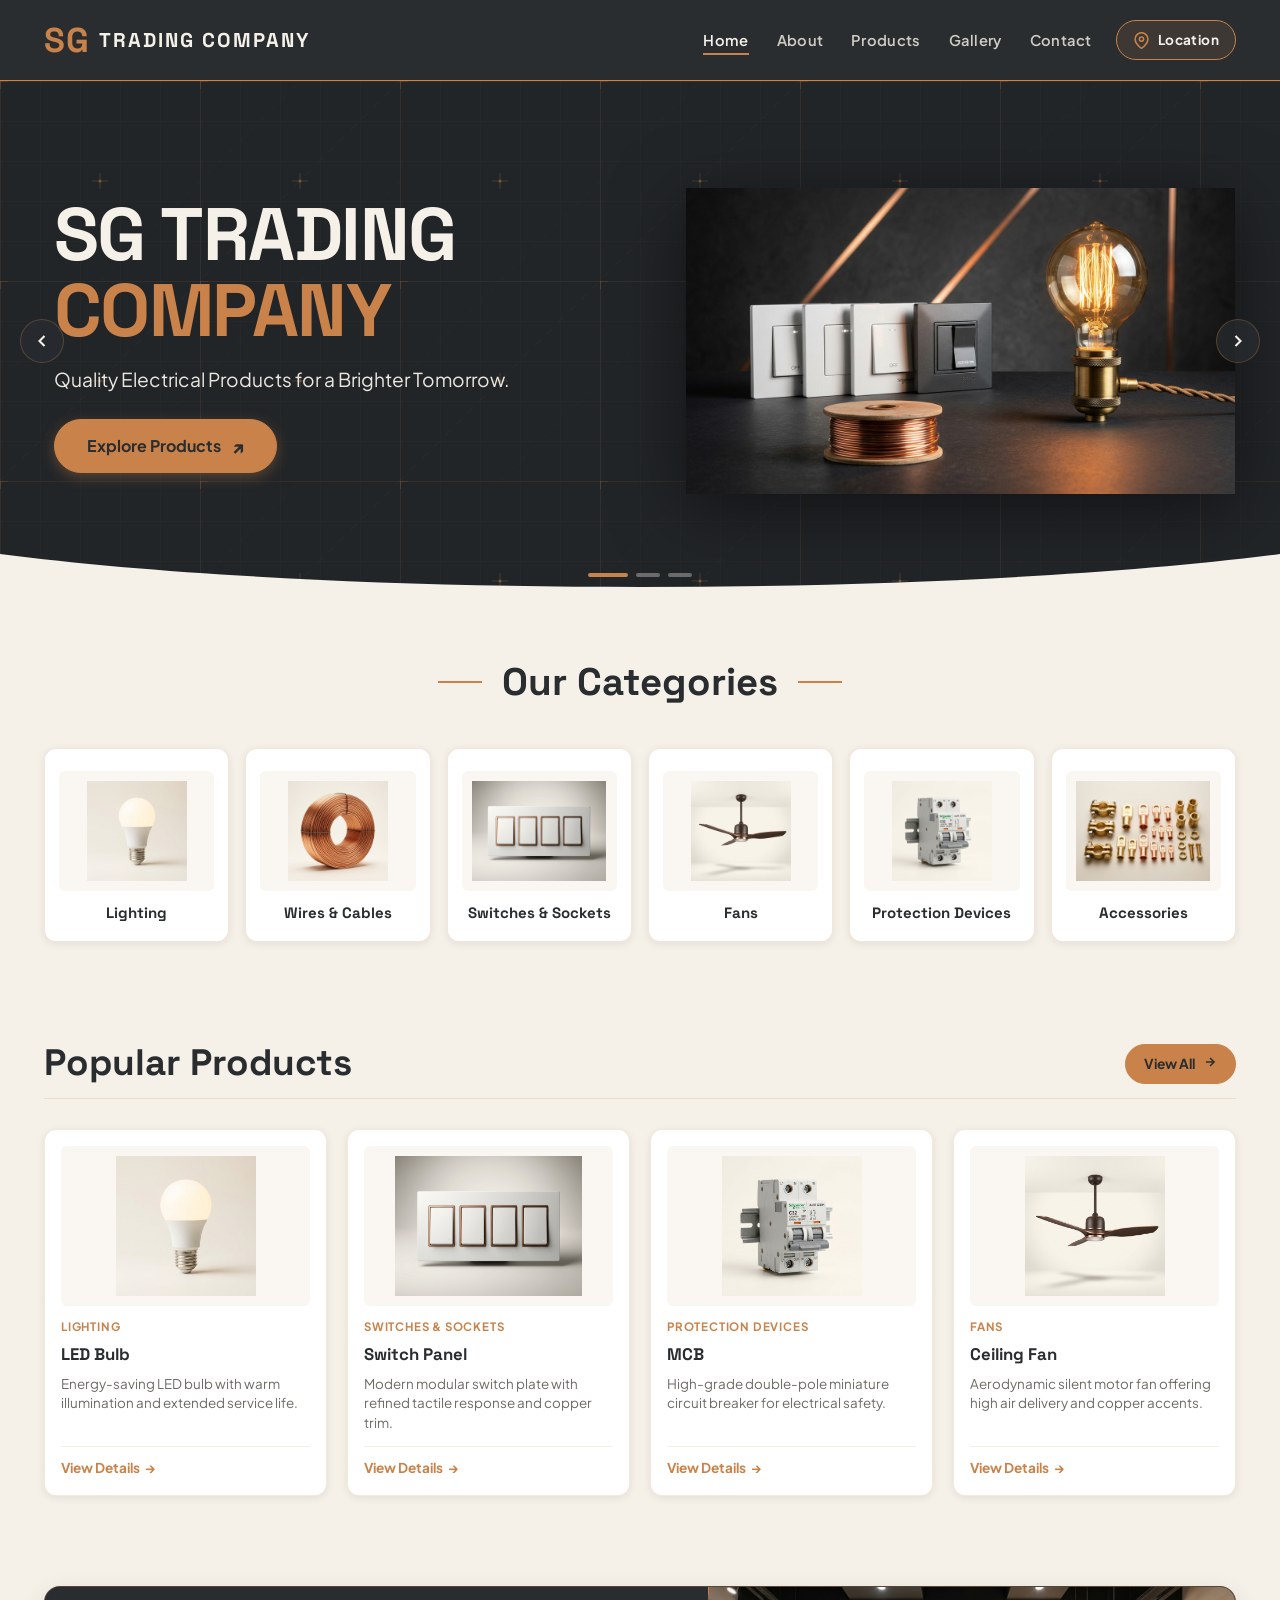
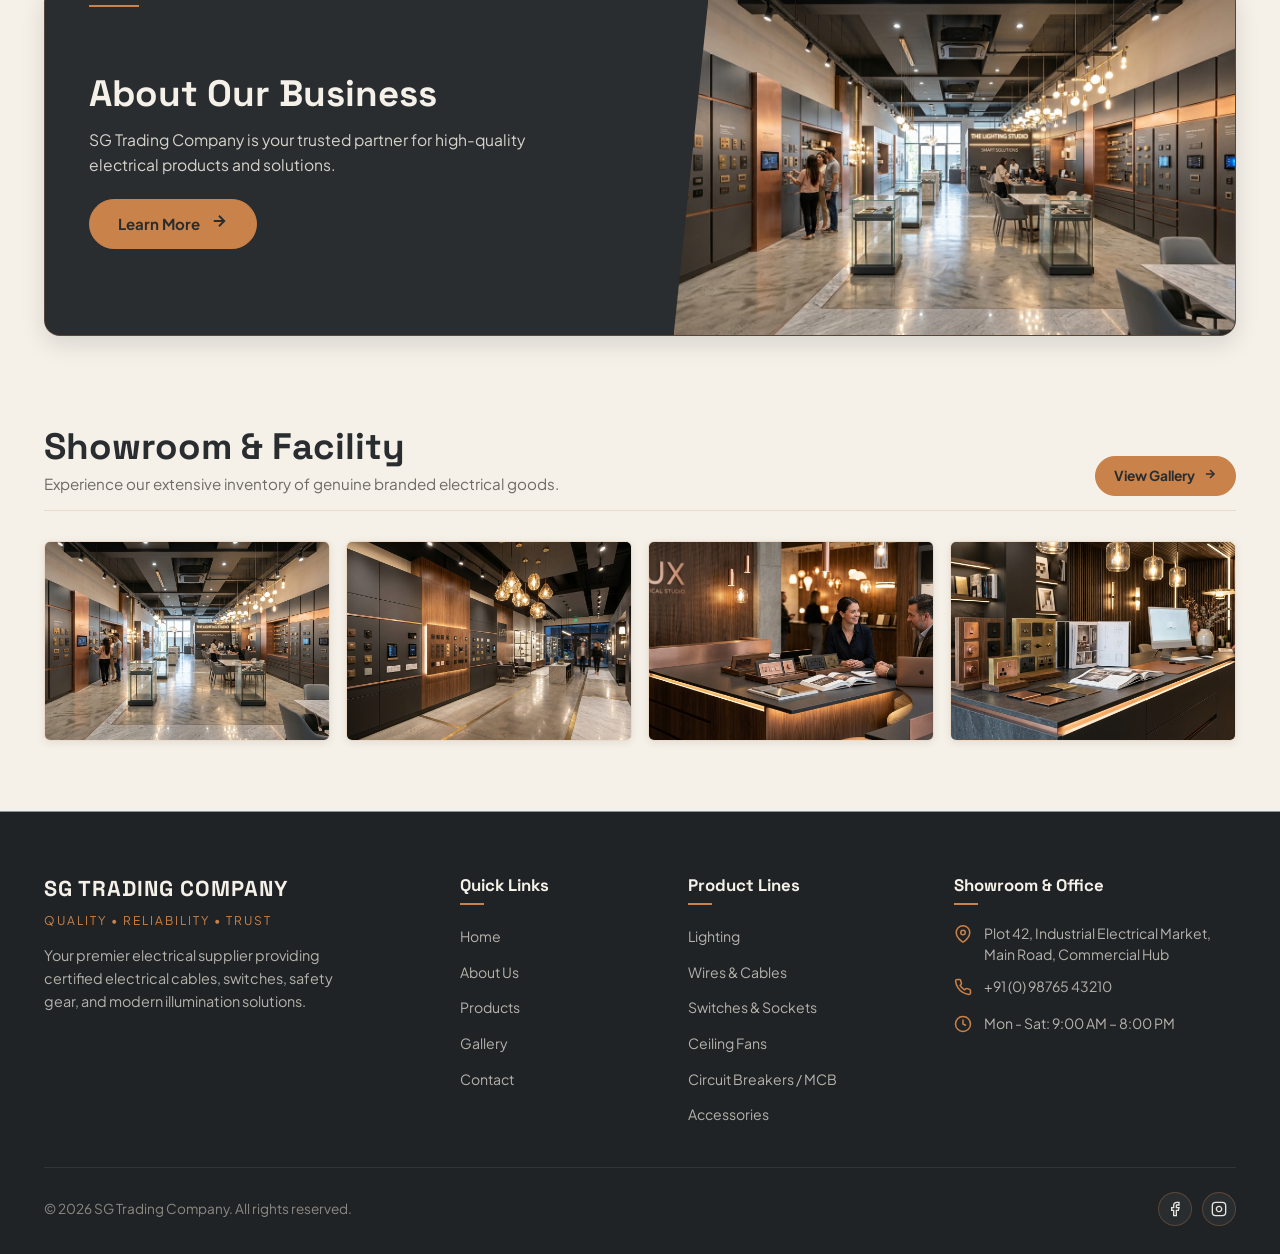
<file: SG-Trading-Company/index.html>
<!DOCTYPE html>
<html lang="en">
<head>
  <meta charset="UTF-8">
  <meta name="viewport" content="width=device-width, initial-scale=1.0">
  <title>SG Trading Company | Industrial &amp; Architectural Electrical Supplies</title>
  <link rel="icon" type="image/svg+xml" href="assets/images/logo/logo.svg">
  <link rel="stylesheet" href="css/style.css">
  <link rel="stylesheet" href="css/home.css">
</head>
<body>

  <!-- =========================================================================
       NAVIGATION BAR (Charcoal Background + Copper SG + White Company Name)
       ========================================================================= -->
  <header class="site-header" id="siteHeader">
    <div class="container header-inner">
      <!-- Mobile Menu Button (Positioned on the Left like ChatGPT App) -->
      <button class="mobile-menu-btn" id="mobileMenuBtn" aria-label="Open navigation menu">
        <span></span><span></span><span></span>
      </button>

      <a href="index.html" class="brand-logo" aria-label="SG Trading Company Home">
        <span class="brand-sg-initials">SG</span>
        <span class="brand-company-text">TRADING COMPANY</span>
      </a>

      <!-- Right Navigation Links & Location Button -->
      <div class="header-right">
        <nav class="main-nav" aria-label="Primary Navigation">
          <ul class="nav-list">
            <li><a href="index.html" class="nav-link active">Home</a></li>
            <li><a href="pages/about.html" class="nav-link">About</a></li>
            <li><a href="pages/products.html" class="nav-link">Products</a></li>
            <li><a href="pages/gallery.html" class="nav-link">Gallery</a></li>
            <li><a href="pages/contact.html" class="nav-link">Contact</a></li>
          </ul>
        </nav>
        
        <!-- Location Button (Replacing search button) -->
        <a href="pages/contact.html" class="header-location-btn" aria-label="Showroom Location">
          <svg width="17" height="17" viewBox="0 0 24 24" fill="none" stroke="currentColor" stroke-width="2.2"><path d="M21 10c0 7-9 13-9 13s-9-6-9-13a9 9 0 0 1 18 0z"></path><circle cx="12" cy="10" r="3"></circle></svg>
          <span>Location</span>
        </a>
      </div>
    </div>
  </header>

  <!-- Mobile Drawer (ChatGPT Mobile App Style - Left-Sliding Sidebar) -->
  <div class="mobile-nav-backdrop" id="mobileNavBackdrop"></div>
  <aside class="mobile-nav-drawer" id="mobileNavDrawer" aria-label="Mobile Navigation Sidebar">
    <div class="drawer-header">
      <div class="drawer-brand">
        <span class="brand-sg-initials" style="font-size: 1.6rem;">SG</span>
        <div class="drawer-brand-text">
          <span class="brand-company-text">TRADING COMPANY</span>
          <span class="drawer-brand-sub">Electrical Supplies</span>
        </div>
      </div>
      <button class="drawer-close-btn" id="mobileNavClose" aria-label="Close navigation sidebar">
        <svg width="20" height="20" viewBox="0 0 24 24" fill="none" stroke="currentColor" stroke-width="2.2" stroke-linecap="round"><line x1="18" y1="6" x2="6" y2="18"></line><line x1="6" y1="6" x2="18" y2="18"></line></svg>
      </button>
    </div>

    <div class="drawer-body">
      <div class="drawer-section-label">Navigation</div>
      <ul class="drawer-nav-list">
        <li>
          <a href="index.html" class="drawer-nav-link active">
            <span class="drawer-icon">
              <svg width="18" height="18" viewBox="0 0 24 24" fill="none" stroke="currentColor" stroke-width="2"><path d="M3 9l9-7 9 7v11a2 2 0 0 1-2 2H5a2 2 0 0 1-2-2z"></path><polyline points="9 22 9 12 15 12 15 22"></polyline></svg>
            </span>
            <span class="drawer-label">Home</span>
            <span class="drawer-arrow">&#8250;</span>
          </a>
        </li>
        <li>
          <a href="pages/about.html" class="drawer-nav-link">
            <span class="drawer-icon">
              <svg width="18" height="18" viewBox="0 0 24 24" fill="none" stroke="currentColor" stroke-width="2"><circle cx="12" cy="12" r="10"></circle><line x1="12" y1="16" x2="12" y2="12"></line><line x1="12" y1="8" x2="12.01" y2="8"></line></svg>
            </span>
            <span class="drawer-label">About Us</span>
            <span class="drawer-arrow">&#8250;</span>
          </a>
        </li>
        <li>
          <a href="pages/products.html" class="drawer-nav-link">
            <span class="drawer-icon">
              <svg width="18" height="18" viewBox="0 0 24 24" fill="none" stroke="currentColor" stroke-width="2"><polygon points="12 2 2 7 12 12 22 7 12 2"></polygon><polyline points="2 17 12 22 22 17"></polyline><polyline points="2 12 12 17 22 12"></polyline></svg>
            </span>
            <span class="drawer-label">Products</span>
            <span class="drawer-arrow">&#8250;</span>
          </a>
        </li>
        <li>
          <a href="pages/gallery.html" class="drawer-nav-link">
            <span class="drawer-icon">
              <svg width="18" height="18" viewBox="0 0 24 24" fill="none" stroke="currentColor" stroke-width="2"><rect x="3" y="3" width="18" height="18" rx="2" ry="2"></rect><circle cx="8.5" cy="8.5" r="1.5"></circle><polyline points="21 15 16 10 5 21"></polyline></svg>
            </span>
            <span class="drawer-label">Showroom Gallery</span>
            <span class="drawer-arrow">&#8250;</span>
          </a>
        </li>
        <li>
          <a href="pages/contact.html" class="drawer-nav-link">
            <span class="drawer-icon">
              <svg width="18" height="18" viewBox="0 0 24 24" fill="none" stroke="currentColor" stroke-width="2"><path d="M21 10c0 7-9 13-9 13s-9-6-9-13a9 9 0 0 1 18 0z"></path><circle cx="12" cy="10" r="3"></circle></svg>
            </span>
            <span class="drawer-label">Contact & Location</span>
            <span class="drawer-arrow">&#8250;</span>
          </a>
        </li>
      </ul>

      <div class="drawer-showroom-card">
        <div class="drawer-showroom-title">
          <svg width="15" height="15" viewBox="0 0 24 24" fill="none" stroke="currentColor" stroke-width="2.2"><path d="M21 10c0 7-9 13-9 13s-9-6-9-13a9 9 0 0 1 18 0z"></path><circle cx="12" cy="10" r="3"></circle></svg>
          Visit Showroom
        </div>
        <p class="drawer-showroom-desc">Experience modular switches, wire spools, and designer fixtures in person.</p>
        <a href="pages/contact.html" class="btn btn-copper drawer-showroom-btn">
          <span>Get Directions</span>
          <span>&rarr;</span>
        </a>
      </div>
    </div>

    <div class="drawer-footer">
      <div class="drawer-contact-line">
        <svg width="14" height="14" viewBox="0 0 24 24" fill="none" stroke="currentColor" stroke-width="2"><path d="M22 16.92v3a2 2 0 0 1-2.18 2 19.79 19.79 0 0 1-8.63-3.07 19.5 19.5 0 0 1-6-6 19.79 19.79 0 0 1-3.07-8.67A2 2 0 0 1 4.11 2h3a2 2 0 0 1 2 1.72 12.84 12.84 0 0 0 .7 2.81 2 2 0 0 1-.45 2.11L8.09 9.91a16 16 0 0 0 6 6l1.27-1.27a2 2 0 0 1 2.11-.45 12.84 12.84 0 0 0 2.81.7A2 2 0 0 1 22 16.92z"></path></svg>
        <span>+91 98765 43210</span>
      </div>
      <div class="drawer-tagline">Quality &bull; Reliability &bull; Trust</div>
    </div>
  </aside>

  <main id="mainContent">
     <!-- =======================================================================
         HERO SECTION – ATTRACTIVE CHARCOAL + COPPER FORMAT (No Light Effects)
         ======================================================================= -->
    <section class="hero-slider-section" aria-label="SG Trading Company Highlights">
      <div class="hero-slider-container">
        
        <!-- Slide 1: Bold Dominant Headline & Direct Product Image -->
        <div class="hero-slide active" data-slide-index="0">
          <div class="slide-grid">
            <div class="slide-content-pane">
              <h1 class="slide-title">
                SG TRADING<br>
                <span class="copper-text">COMPANY</span>
              </h1>
              <p class="slide-subtitle">
                Quality Electrical Products for a Brighter Tomorrow.
              </p>
              <div class="slide-actions">
                <a href="pages/products.html" class="btn-hero-explore">
                  <span>Explore Products</span>
                  <span class="hero-diagonal-arrow">&#8599;</span>
                </a>
              </div>
            </div>
            <div class="slide-image-pane">
              <img src="assets/images/banners/hero-composition.jpg" alt="SG Trading Company Electrical Supplies" class="slide-img">
            </div>
          </div>
        </div>

        <!-- Slide 2: Everything Electrical, Under One Roof (Original) -->
        <div class="hero-slide" data-slide-index="1">
          <div class="slide-grid">
            <div class="slide-content-pane">
              <h2 class="slide-title">
                Everything Electrical,<br>
                <span class="copper-text">Under One Roof</span>
              </h2>
              <p class="slide-subtitle">
                Explore a Wide Range of Electrical Products.
              </p>
              <div class="slide-actions">
                <a href="pages/products.html" class="btn-hero-explore">
                  <span>Explore Products</span>
                  <span class="hero-diagonal-arrow">&#8599;</span>
                </a>
              </div>
            </div>
            <div class="slide-image-pane">
              <img src="assets/images/banners/slide2-horizontal.jpg" alt="SG Trading Company Premium Electrical Switches, Wires and Components" class="slide-img">
            </div>
          </div>
        </div>

        <!-- Slide 3: Bold Headline & Direct Showroom Inventory Image -->
        <div class="hero-slide" data-slide-index="2">
          <div class="slide-grid">
            <div class="slide-content-pane">
              <h2 class="slide-title">
                Quality You<br>
                <span class="copper-text">Can Trust.</span>
              </h2>
              <p class="slide-subtitle">
                Complete certified electrical inventory under one roof.
              </p>
              <div class="slide-actions">
                <a href="pages/products.html" class="btn-hero-explore">
                  <span>Explore Products</span>
                  <span class="hero-diagonal-arrow">&#8599;</span>
                </a>
              </div>
            </div>
            <div class="slide-image-pane">
              <img src="assets/images/banners/products-hero.jpg" alt="SG Trading Company Electrical Stock and Switchgear" class="slide-img">
            </div>
          </div>
        </div>
      </div>

      <!-- Controls -->
      <button class="slider-arrow slider-arrow-prev" aria-label="Previous slide">
        <svg width="20" height="20" viewBox="0 0 24 24" fill="none" stroke="currentColor" stroke-width="2.5"><polyline points="15 18 9 12 15 6"></polyline></svg>
      </button>
      <button class="slider-arrow slider-arrow-next" aria-label="Next slide">
        <svg width="20" height="20" viewBox="0 0 24 24" fill="none" stroke="currentColor" stroke-width="2.5"><polyline points="9 18 15 12 9 6"></polyline></svg>
      </button>

      <div class="slider-indicators">
        <button class="indicator-dot active" data-slide-to="0" aria-label="Slide 1"></button>
        <button class="indicator-dot" data-slide-to="1" aria-label="Slide 2"></button>
        <button class="indicator-dot" data-slide-to="2" aria-label="Slide 3"></button>
      </div>

      <!-- Bottom Curve Transition to Warm White (#F5F1E9) -->
      <div class="hero-bottom-curve" aria-hidden="true">
        <svg viewBox="0 0 1200 48" preserveAspectRatio="none">
          <path d="M0,0 C320,44 880,44 1200,0 L1200,48 L0,48 Z"></path>
        </svg>
      </div>
    </section>

    <!-- =======================================================================
         OUR CATEGORIES
         ======================================================================= -->
    <section class="categories-section" id="categoriesSection">
      <div class="container">
        <div class="section-header-centered">
          <h2 class="section-title-adorned">
            <span class="adorn-line"></span>
            <span>Our Categories</span>
            <span class="adorn-line"></span>
          </h2>
        </div>

        <div class="category-cards-grid">
          <!-- 1. Lighting -->
          <a href="pages/products.html?category=lighting" class="category-card">
            <div class="category-card-thumb">
              <img src="assets/images/categories/lighting.jpg" alt="Lighting category" loading="lazy">
            </div>
            <span class="category-card-name">Lighting</span>
          </a>

          <!-- 2. Wires & Cables -->
          <a href="pages/products.html?category=wires" class="category-card">
            <div class="category-card-thumb">
              <img src="assets/images/categories/wires-cables.jpg" alt="Wires and cables" loading="lazy">
            </div>
            <span class="category-card-name">Wires &amp; Cables</span>
          </a>

          <!-- 3. Switches & Sockets -->
          <a href="pages/products.html?category=switches" class="category-card">
            <div class="category-card-thumb">
              <img src="assets/images/categories/switches-sockets.jpg" alt="Switches and sockets" loading="lazy">
            </div>
            <span class="category-card-name">Switches &amp; Sockets</span>
          </a>

          <!-- 4. Fans -->
          <a href="pages/products.html?category=fans" class="category-card">
            <div class="category-card-thumb">
              <img src="assets/images/categories/fans.jpg" alt="Ceiling fans" loading="lazy">
            </div>
            <span class="category-card-name">Fans</span>
          </a>

          <!-- 5. Protection Devices -->
          <a href="pages/products.html?category=protection" class="category-card">
            <div class="category-card-thumb">
              <img src="assets/images/categories/protection-devices.jpg" alt="Protection devices" loading="lazy">
            </div>
            <span class="category-card-name">Protection Devices</span>
          </a>

          <!-- 6. Accessories -->
          <a href="pages/products.html?category=accessories" class="category-card">
            <div class="category-card-thumb">
              <img src="assets/images/categories/accessories.jpg" alt="Electrical Accessories" loading="lazy">
            </div>
            <span class="category-card-name">Accessories</span>
          </a>
        </div>
      </div>
    </section>

    <!-- =======================================================================
         POPULAR PRODUCTS
         ======================================================================= -->
    <section class="popular-products-section">
      <div class="container">
        <div class="section-header-split">
          <h2 class="section-heading-main">Popular Products</h2>
          <a href="pages/products.html" class="btn-copper-small btn-arrow">
            <span>View All</span>
            <span class="btn-arrow"><svg width="14" height="14" viewBox="0 0 24 24" fill="none" stroke="currentColor" stroke-width="2.5"><line x1="5" y1="12" x2="19" y2="12"></line><polyline points="12 5 19 12 12 19"></polyline></svg></span>
          </a>
        </div>

        <div class="products-grid">
          <!-- 1. LED Bulb -->
          <article class="product-card">
            <div class="product-card-thumb">
              <img src="assets/images/products/led-bulb.jpg" alt="LED Bulb" loading="lazy">
            </div>
            <div class="product-card-body">
              <span class="product-category-tag">Lighting</span>
              <h3 class="product-card-title">LED Bulb</h3>
              <p class="product-card-desc">Energy-saving LED bulb with warm illumination and extended service life.</p>
            </div>
            <div class="product-card-action">
              <a href="pages/products.html?category=lighting" class="product-learn-link">
                <span>View Details</span>
                <span>&rarr;</span>
              </a>
            </div>
          </article>

          <!-- 2. Switch Panel -->
          <article class="product-card">
            <div class="product-card-thumb">
              <img src="assets/images/products/switch-panel.jpg" alt="Switch Panel" loading="lazy">
            </div>
            <div class="product-card-body">
              <span class="product-category-tag">Switches &amp; Sockets</span>
              <h3 class="product-card-title">Switch Panel</h3>
              <p class="product-card-desc">Modern modular switch plate with refined tactile response and copper trim.</p>
            </div>
            <div class="product-card-action">
              <a href="pages/products.html?category=switches" class="product-learn-link">
                <span>View Details</span>
                <span>&rarr;</span>
              </a>
            </div>
          </article>

          <!-- 3. MCB -->
          <article class="product-card">
            <div class="product-card-thumb">
              <img src="assets/images/products/mcb.jpg" alt="MCB" loading="lazy">
            </div>
            <div class="product-card-body">
              <span class="product-category-tag">Protection Devices</span>
              <h3 class="product-card-title">MCB</h3>
              <p class="product-card-desc">High-grade double-pole miniature circuit breaker for electrical safety.</p>
            </div>
            <div class="product-card-action">
              <a href="pages/products.html?category=protection" class="product-learn-link">
                <span>View Details</span>
                <span>&rarr;</span>
              </a>
            </div>
          </article>

          <!-- 4. Ceiling Fan -->
          <article class="product-card">
            <div class="product-card-thumb">
              <img src="assets/images/products/ceiling-fan.jpg" alt="Ceiling Fan" loading="lazy">
            </div>
            <div class="product-card-body">
              <span class="product-category-tag">Fans</span>
              <h3 class="product-card-title">Ceiling Fan</h3>
              <p class="product-card-desc">Aerodynamic silent motor fan offering high air delivery and copper accents.</p>
            </div>
            <div class="product-card-action">
              <a href="pages/products.html?category=fans" class="product-learn-link">
                <span>View Details</span>
                <span>&rarr;</span>
              </a>
            </div>
          </article>
        </div>
      </div>
    </section>

      <!-- =======================================================================
         ABOUT OUR BUSINESS (Exact Reference Split Design)
         ======================================================================= -->
    <section class="about-split-section" id="aboutBusiness">
      <div class="container">
        <div class="about-split-card">
          <div class="about-split-info">
            <h2 class="about-heading">About Our Business</h2>
            <p class="about-desc">
              SG Trading Company is your trusted partner for high-quality electrical products and solutions.
            </p>
            <div>
              <a href="pages/about.html" class="btn btn-copper btn-arrow">
                <span>Learn More</span>
                <span class="btn-arrow"><svg width="18" height="18" viewBox="0 0 24 24" fill="none" stroke="currentColor" stroke-width="2.5"><line x1="5" y1="12" x2="19" y2="12"></line><polyline points="12 5 19 12 12 19"></polyline></svg></span>
              </a>
            </div>
          </div>
          <div class="about-split-photo">
            <img src="assets/images/shop/showroom-main.jpg" alt="SG Trading Company Showroom" loading="lazy">
          </div>
        </div>
      </div>
    </section>

    <!-- =======================================================================
         SHOWROOM & FACILITY (Gallery Preview)
         ======================================================================= -->
    <section class="gallery-preview-section">
      <div class="container">
        <div class="section-header-split">
          <div>
            <h2 class="section-heading-main">Showroom &amp; Facility</h2>
            <p style="color: var(--muted-text); font-size: 0.95rem; margin-top: 4px;">Experience our extensive inventory of genuine branded electrical goods.</p>
          </div>
          <a href="pages/gallery.html" class="btn-copper-small btn-arrow">
            <span>View Gallery</span>
            <span class="btn-arrow"><svg width="14" height="14" viewBox="0 0 24 24" fill="none" stroke="currentColor" stroke-width="2.5"><line x1="5" y1="12" x2="19" y2="12"></line><polyline points="12 5 19 12 12 19"></polyline></svg></span>
          </a>
        </div>

        <div class="gallery-preview-grid">
          <div class="gallery-preview-item">
            <img src="assets/images/shop/showroom-1.jpg" alt="Showroom lighting display" loading="lazy">
          </div>
          <div class="gallery-preview-item">
            <img src="assets/images/shop/showroom-2.jpg" alt="Designer switch display" loading="lazy">
          </div>
          <div class="gallery-preview-item">
            <img src="assets/images/shop/showroom-3.jpg" alt="Consultation desk and product counter" loading="lazy">
          </div>
          <div class="gallery-preview-item">
            <img src="assets/images/shop/showroom-4.jpg" alt="Electrical switch samples display" loading="lazy">
          </div>
        </div>
      </div>
    </section>
  </main>

  <!-- =========================================================================
       FOOTER (Requirement 5 – Exact Original First Footer)
       ========================================================================= -->
  <footer class="site-footer">
    <div class="container">
      <div class="footer-top">
        <div>
          <div class="footer-logo-title">SG TRADING COMPANY</div>
          <span class="footer-logo-tagline">Quality • Reliability • Trust</span>
          <p class="footer-desc">Your premier electrical supplier providing certified electrical cables, switches, safety gear, and modern illumination solutions.</p>
        </div>
        <div>
          <h4 class="footer-title">Quick Links</h4>
          <ul class="footer-links">
            <li><a href="index.html" class="footer-link">Home</a></li>
            <li><a href="pages/about.html" class="footer-link">About Us</a></li>
            <li><a href="pages/products.html" class="footer-link">Products</a></li>
            <li><a href="pages/gallery.html" class="footer-link">Gallery</a></li>
            <li><a href="pages/contact.html" class="footer-link">Contact</a></li>
          </ul>
        </div>
        <div>
          <h4 class="footer-title">Product Lines</h4>
          <ul class="footer-links">
            <li><a href="pages/products.html?category=lighting" class="footer-link">Lighting</a></li>
            <li><a href="pages/products.html?category=wires" class="footer-link">Wires &amp; Cables</a></li>
            <li><a href="pages/products.html?category=switches" class="footer-link">Switches &amp; Sockets</a></li>
            <li><a href="pages/products.html?category=fans" class="footer-link">Ceiling Fans</a></li>
            <li><a href="pages/products.html?category=protection" class="footer-link">Circuit Breakers / MCB</a></li>
            <li><a href="pages/products.html?category=accessories" class="footer-link">Accessories</a></li>
          </ul>
        </div>
        <div>
          <h4 class="footer-title">Showroom &amp; Office</h4>
          <div class="footer-contact-item">
            <span class="footer-contact-icon"><svg width="18" height="18" viewBox="0 0 24 24" fill="none" stroke="currentColor" stroke-width="2"><path d="M21 10c0 7-9 13-9 13s-9-6-9-13a9 9 0 0 1 18 0z"></path><circle cx="12" cy="10" r="3"></circle></svg></span>
            <span>Plot 42, Industrial Electrical Market, Main Road, Commercial Hub</span>
          </div>
          <div class="footer-contact-item">
            <span class="footer-contact-icon"><svg width="18" height="18" viewBox="0 0 24 24" fill="none" stroke="currentColor" stroke-width="2"><path d="M22 16.92v3a2 2 0 0 1-2.18 2 19.79 19.79 0 0 1-8.63-3.07 19.5 19.5 0 0 1-6-6 19.79 19.79 0 0 1-3.07-8.67A2 2 0 0 1 4.11 2h3a2 2 0 0 1 2 1.72 12.84 12.84 0 0 0 .7 2.81 2 2 0 0 1-.45 2.11L8.09 9.91a16 16 0 0 0 6 6l1.27-1.27a2 2 0 0 1 2.11-.45 12.84 12.84 0 0 0 2.81.7A2 2 0 0 1 22 16.92z"></path></svg></span>
            <span>+91 (0) 98765 43210</span>
          </div>
          <div class="footer-contact-item">
            <span class="footer-contact-icon"><svg width="18" height="18" viewBox="0 0 24 24" fill="none" stroke="currentColor" stroke-width="2"><circle cx="12" cy="12" r="10"></circle><polyline points="12 6 12 12 16 14"></polyline></svg></span>
            <span>Mon - Sat: 9:00 AM – 8:00 PM</span>
          </div>
        </div>
      </div>
      <div class="footer-bottom">
        <p>&copy; 2026 SG Trading Company. All rights reserved.</p>
        <div class="footer-socials">
          <a href="#" class="social-circle" aria-label="Facebook"><svg width="16" height="16" viewBox="0 0 24 24" fill="none" stroke="currentColor" stroke-width="2"><path d="M18 2h-3a5 5 0 0 0-5 5v3H7v4h3v8h4v-8h3l1-4h-4V7a1 1 0 0 1 1-1h3z"></path></svg></a>
          <a href="#" class="social-circle" aria-label="Instagram"><svg width="16" height="16" viewBox="0 0 24 24" fill="none" stroke="currentColor" stroke-width="2"><rect x="2" y="2" width="20" height="20" rx="5" ry="5"></rect><path d="M16 11.37A4 4 0 1 1 12.63 8 4 4 0 0 1 16 11.37z"></path><line x1="17.5" y1="6.5" x2="17.51" y2="6.5"></line></svg></a>
        </div>
      </div>
    </div>
  </footer>

  <script src="js/main.js"></script>
  <script src="js/home.js"></script>
</body>
</html>
</file>
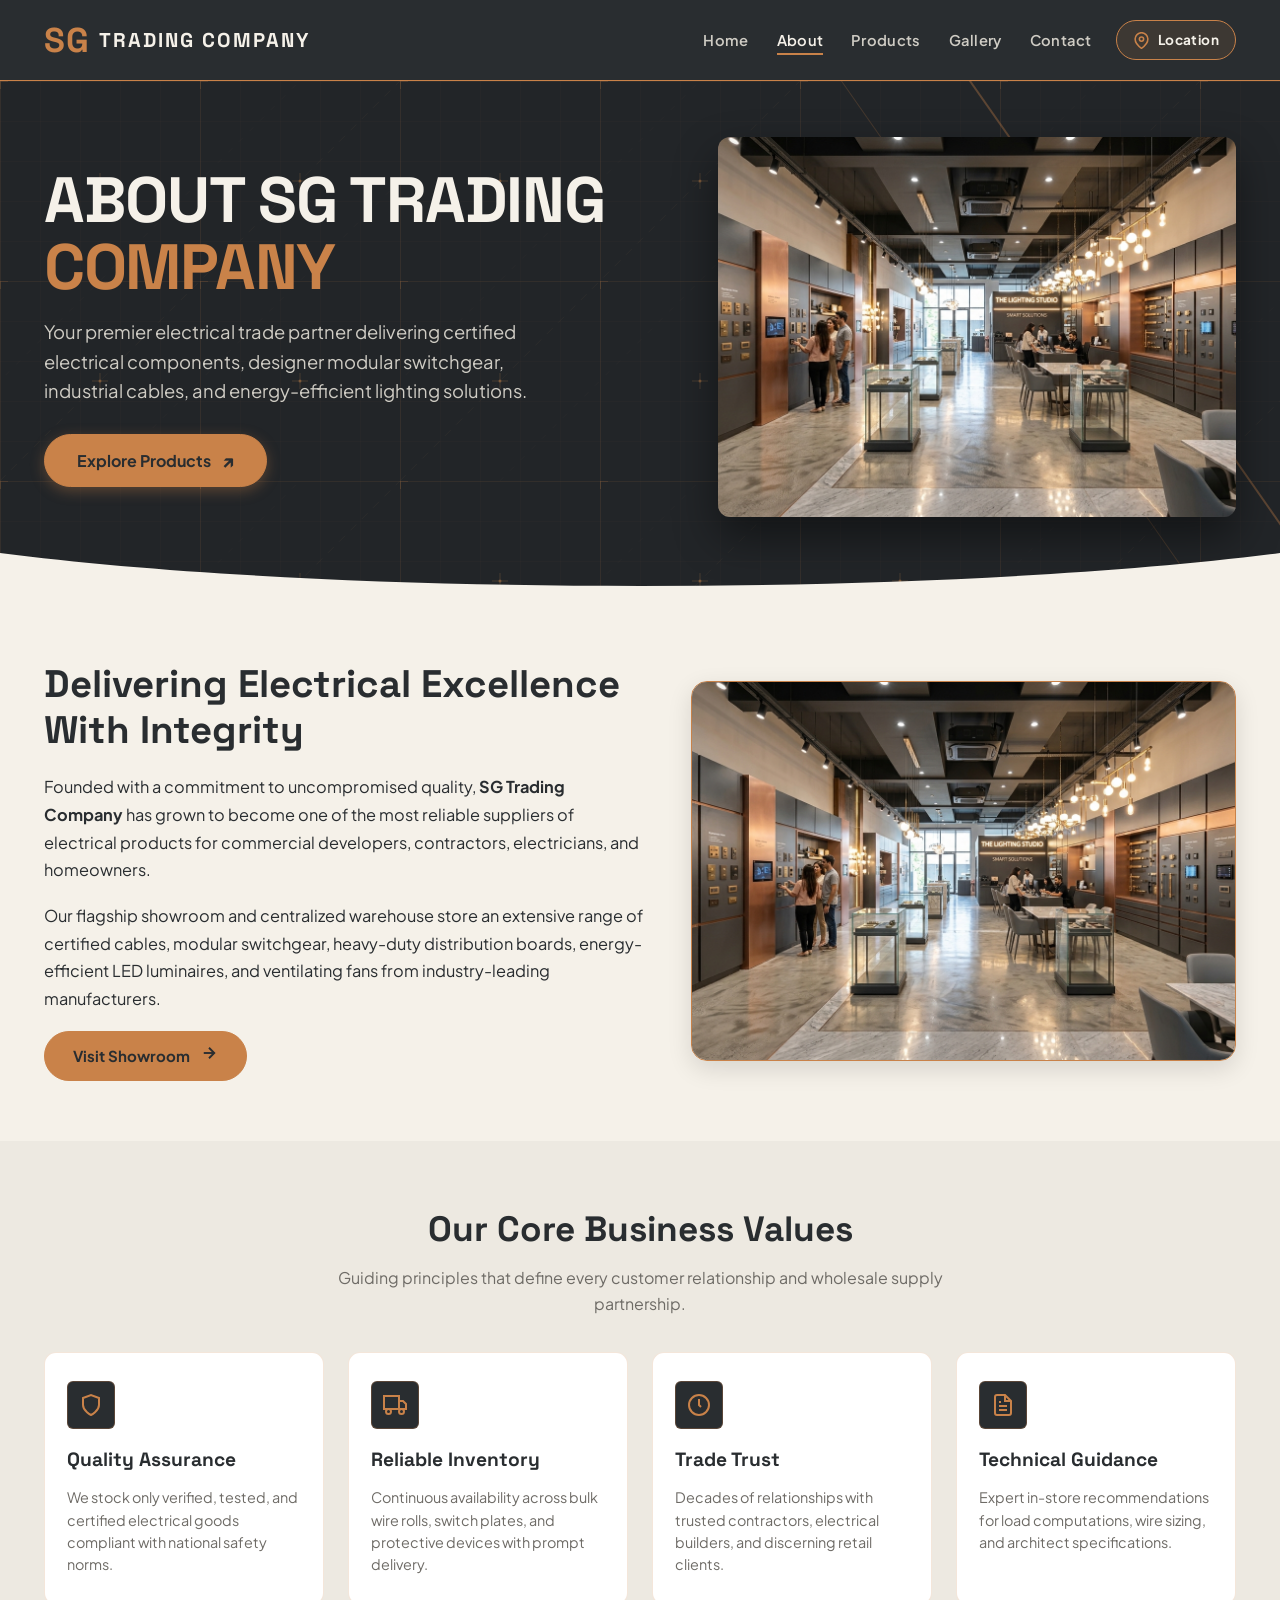
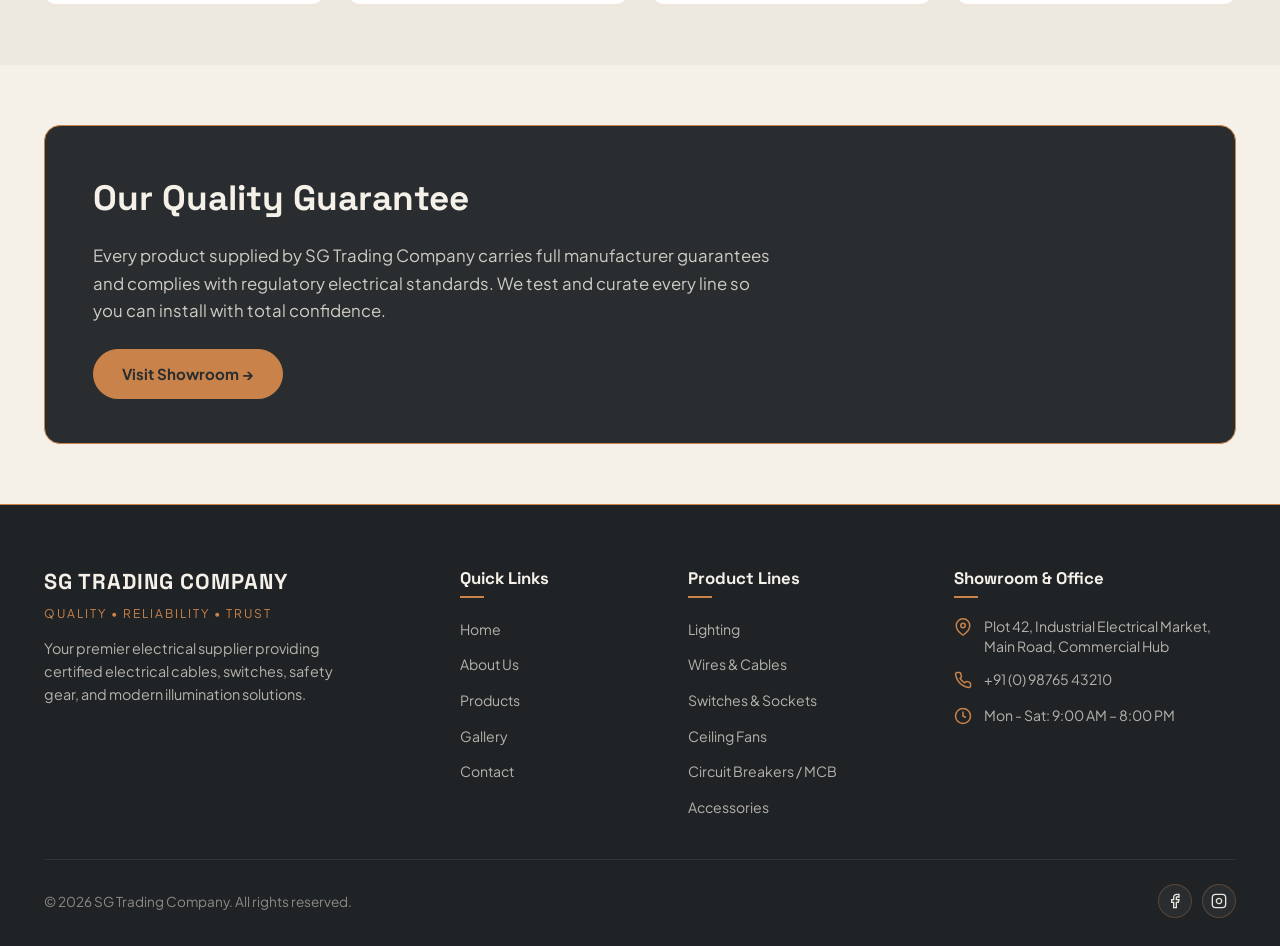
<file: SG-Trading-Company/pages/about.html>
<!DOCTYPE html>
<html lang="en">
<head>
  <meta charset="UTF-8">
  <meta name="viewport" content="width=device-width, initial-scale=1.0">
  <title>About Us | SG Trading Company</title>
  <link rel="icon" type="image/svg+xml" href="../assets/images/logo/logo.svg">
  <link rel="stylesheet" href="../css/style.css">
  <link rel="stylesheet" href="../css/about.css">
</head>
<body>

  <!-- =========================================================================
       NAVIGATION BAR (Charcoal Background + Copper SG + White Company Name)
       ========================================================================= -->
  <header class="site-header" id="siteHeader">
    <div class="container header-inner">
      <!-- Mobile Menu Button (Positioned on the Left like ChatGPT App) -->
      <button class="mobile-menu-btn" id="mobileMenuBtn" aria-label="Open navigation menu">
        <span></span><span></span><span></span>
      </button>

      <a href="../index.html" class="brand-logo" aria-label="SG Trading Company Home">
        <span class="brand-sg-initials">SG</span>
        <span class="brand-company-text">TRADING COMPANY</span>
      </a>

      <div class="header-right">
        <nav class="main-nav" aria-label="Primary Navigation">
          <ul class="nav-list">
            <li><a href="../index.html" class="nav-link">Home</a></li>
            <li><a href="about.html" class="nav-link active">About</a></li>
            <li><a href="products.html" class="nav-link">Products</a></li>
            <li><a href="gallery.html" class="nav-link">Gallery</a></li>
            <li><a href="contact.html" class="nav-link">Contact</a></li>
          </ul>
        </nav>
        
        <!-- Location Button (Replacing search button) -->
        <a href="contact.html" class="header-location-btn" aria-label="Showroom Location">
          <svg width="17" height="17" viewBox="0 0 24 24" fill="none" stroke="currentColor" stroke-width="2.2"><path d="M21 10c0 7-9 13-9 13s-9-6-9-13a9 9 0 0 1 18 0z"></path><circle cx="12" cy="10" r="3"></circle></svg>
          <span>Location</span>
        </a>
      </div>
    </div>
  </header>

  <!-- Mobile Drawer (ChatGPT Mobile App Style - Left-Sliding Sidebar) -->
  <div class="mobile-nav-backdrop" id="mobileNavBackdrop"></div>
  <aside class="mobile-nav-drawer" id="mobileNavDrawer" aria-label="Mobile Navigation Sidebar">
    <div class="drawer-header">
      <div class="drawer-brand">
        <span class="brand-sg-initials" style="font-size: 1.6rem;">SG</span>
        <div class="drawer-brand-text">
          <span class="brand-company-text">TRADING COMPANY</span>
          <span class="drawer-brand-sub">Electrical Supplies</span>
        </div>
      </div>
      <button class="drawer-close-btn" id="mobileNavClose" aria-label="Close navigation sidebar">
        <svg width="20" height="20" viewBox="0 0 24 24" fill="none" stroke="currentColor" stroke-width="2.2" stroke-linecap="round"><line x1="18" y1="6" x2="6" y2="18"></line><line x1="6" y1="6" x2="18" y2="18"></line></svg>
      </button>
    </div>

    <div class="drawer-body">
      <div class="drawer-section-label">Navigation</div>
      <ul class="drawer-nav-list">
        <li>
          <a href="../index.html" class="drawer-nav-link">
            <span class="drawer-icon">
              <svg width="18" height="18" viewBox="0 0 24 24" fill="none" stroke="currentColor" stroke-width="2"><path d="M3 9l9-7 9 7v11a2 2 0 0 1-2 2H5a2 2 0 0 1-2-2z"></path><polyline points="9 22 9 12 15 12 15 22"></polyline></svg>
            </span>
            <span class="drawer-label">Home</span>
            <span class="drawer-arrow">&#8250;</span>
          </a>
        </li>
        <li>
          <a href="about.html" class="drawer-nav-link active">
            <span class="drawer-icon">
              <svg width="18" height="18" viewBox="0 0 24 24" fill="none" stroke="currentColor" stroke-width="2"><circle cx="12" cy="12" r="10"></circle><line x1="12" y1="16" x2="12" y2="12"></line><line x1="12" y1="8" x2="12.01" y2="8"></line></svg>
            </span>
            <span class="drawer-label">About Us</span>
            <span class="drawer-arrow">&#8250;</span>
          </a>
        </li>
        <li>
          <a href="products.html" class="drawer-nav-link">
            <span class="drawer-icon">
              <svg width="18" height="18" viewBox="0 0 24 24" fill="none" stroke="currentColor" stroke-width="2"><polygon points="12 2 2 7 12 12 22 7 12 2"></polygon><polyline points="2 17 12 22 22 17"></polyline><polyline points="2 12 12 17 22 12"></polyline></svg>
            </span>
            <span class="drawer-label">Products</span>
            <span class="drawer-arrow">&#8250;</span>
          </a>
        </li>
        <li>
          <a href="gallery.html" class="drawer-nav-link">
            <span class="drawer-icon">
              <svg width="18" height="18" viewBox="0 0 24 24" fill="none" stroke="currentColor" stroke-width="2"><rect x="3" y="3" width="18" height="18" rx="2" ry="2"></rect><circle cx="8.5" cy="8.5" r="1.5"></circle><polyline points="21 15 16 10 5 21"></polyline></svg>
            </span>
            <span class="drawer-label">Showroom Gallery</span>
            <span class="drawer-arrow">&#8250;</span>
          </a>
        </li>
        <li>
          <a href="contact.html" class="drawer-nav-link">
            <span class="drawer-icon">
              <svg width="18" height="18" viewBox="0 0 24 24" fill="none" stroke="currentColor" stroke-width="2"><path d="M21 10c0 7-9 13-9 13s-9-6-9-13a9 9 0 0 1 18 0z"></path><circle cx="12" cy="10" r="3"></circle></svg>
            </span>
            <span class="drawer-label">Contact & Location</span>
            <span class="drawer-arrow">&#8250;</span>
          </a>
        </li>
      </ul>

      <div class="drawer-showroom-card">
        <div class="drawer-showroom-title">
          <svg width="15" height="15" viewBox="0 0 24 24" fill="none" stroke="currentColor" stroke-width="2.2"><path d="M21 10c0 7-9 13-9 13s-9-6-9-13a9 9 0 0 1 18 0z"></path><circle cx="12" cy="10" r="3"></circle></svg>
          Visit Showroom
        </div>
        <p class="drawer-showroom-desc">Experience modular switches, wire spools, and designer fixtures in person.</p>
        <a href="contact.html" class="btn btn-copper drawer-showroom-btn">
          <span>Get Directions</span>
          <span>&rarr;</span>
        </a>
      </div>
    </div>

    <div class="drawer-footer">
      <div class="drawer-contact-line">
        <svg width="14" height="14" viewBox="0 0 24 24" fill="none" stroke="currentColor" stroke-width="2"><path d="M22 16.92v3a2 2 0 0 1-2.18 2 19.79 19.79 0 0 1-8.63-3.07 19.5 19.5 0 0 1-6-6 19.79 19.79 0 0 1-3.07-8.67A2 2 0 0 1 4.11 2h3a2 2 0 0 1 2 1.72 12.84 12.84 0 0 0 .7 2.81 2 2 0 0 1-.45 2.11L8.09 9.91a16 16 0 0 0 6 6l1.27-1.27a2 2 0 0 1 2.11-.45 12.84 12.84 0 0 0 2.81.7A2 2 0 0 1 22 16.92z"></path></svg>
        <span>+91 98765 43210</span>
      </div>
      <div class="drawer-tagline">Quality &bull; Reliability &bull; Trust</div>
    </div>
  </aside>

  <main>
    <!-- =======================================================================
         ABOUT PAGE HERO (Clean, Bold Headline & Direct Showroom Photography)
         ======================================================================= -->
    <section class="page-hero-banner">
      <div class="hero-diagonal-stripes" aria-hidden="true"></div>
      <div class="container">
        <div class="page-hero-grid">
          <div class="page-hero-text">
            <h1 class="page-hero-title">
              About SG Trading<br><span class="copper-text">Company</span>
            </h1>
            <p class="page-hero-desc">
              Your premier electrical trade partner delivering certified electrical components, designer modular switchgear, industrial cables, and energy-efficient lighting solutions.
            </p>

            <div class="slide-actions">
              <a href="products.html" class="btn-hero-explore">
                <span>Explore Products</span>
                <span class="hero-diagonal-arrow">&#8599;</span>
              </a>
            </div>
          </div>
          
          <div class="page-hero-visual">
            <img src="../assets/images/shop/showroom-main.jpg" alt="SG Trading Company Electrical Showroom Interior" class="page-hero-img-direct">
          </div>
        </div>
      </div>

      <!-- Bottom Curve Transition to Warm White (#F5F1E9) -->
      <div class="hero-bottom-curve" aria-hidden="true">
        <svg viewBox="0 0 1200 48" preserveAspectRatio="none">
          <path d="M0,0 C320,44 880,44 1200,0 L1200,48 L0,48 Z"></path>
        </svg>
      </div>
    </section>

    <!-- Detailed Intro Section -->
    <section class="about-intro-section">
      <div class="container">
        <div class="about-intro-grid">
          <div class="about-intro-text">
            <h2>Delivering Electrical Excellence With Integrity</h2>
            <p>
              Founded with a commitment to uncompromised quality, <strong>SG Trading Company</strong> has grown to become one of the most reliable suppliers of electrical products for commercial developers, contractors, electricians, and homeowners.
            </p>
            <p>
              Our flagship showroom and centralized warehouse store an extensive range of certified cables, modular switchgear, heavy-duty distribution boards, energy-efficient LED luminaires, and ventilating fans from industry-leading manufacturers.
            </p>
            <a href="contact.html" class="btn btn-copper btn-arrow">
              <span>Visit Showroom</span>
              <span class="btn-arrow"><svg width="18" height="18" viewBox="0 0 24 24" fill="none" stroke="currentColor" stroke-width="2.5"><line x1="5" y1="12" x2="19" y2="12"></line><polyline points="12 5 19 12 12 19"></polyline></svg></span>
            </a>
          </div>
          <div class="about-intro-img">
            <img src="../assets/images/shop/showroom-1.jpg" alt="SG Trading Company Display Counter">
          </div>
        </div>
      </div>
    </section>

    <!-- Values Grid -->
    <section class="values-section">
      <div class="container">
        <div style="text-align: center; max-width: 650px; margin: 0 auto;">
          <h2 style="font-family: var(--font-heading); font-size: 2.2rem; font-weight: 800; color: var(--charcoal);">Our Core Business Values</h2>
          <p style="color: var(--muted-text); margin-top: 8px;">Guiding principles that define every customer relationship and wholesale supply partnership.</p>
        </div>
        <div class="values-grid">
          <div class="value-card">
            <div class="value-icon"><svg width="24" height="24" viewBox="0 0 24 24" fill="none" stroke="currentColor" stroke-width="2"><path d="M12 22s8-4 8-10V5l-8-3-8 3v7c0 6 8 10 8 10z"></path></svg></div>
            <h3 class="value-title">Quality Assurance</h3>
            <p class="value-desc">We stock only verified, tested, and certified electrical goods compliant with national safety norms.</p>
          </div>
          <div class="value-card">
            <div class="value-icon"><svg width="24" height="24" viewBox="0 0 24 24" fill="none" stroke="currentColor" stroke-width="2"><rect x="1" y="3" width="15" height="13"></rect><polygon points="16 8 20 8 23 11 23 16 16 16 8"></polygon><circle cx="5.5" cy="18.5" r="2.5"></circle><circle cx="18.5" cy="18.5" r="2.5"></circle></svg></div>
            <h3 class="value-title">Reliable Inventory</h3>
            <p class="value-desc">Continuous availability across bulk wire rolls, switch plates, and protective devices with prompt delivery.</p>
          </div>
          <div class="value-card">
            <div class="value-icon"><svg width="24" height="24" viewBox="0 0 24 24" fill="none" stroke="currentColor" stroke-width="2"><circle cx="12" cy="12" r="10"></circle><polyline points="12 6 12 12 14 14"></polyline></svg></div>
            <h3 class="value-title">Trade Trust</h3>
            <p class="value-desc">Decades of relationships with trusted contractors, electrical builders, and discerning retail clients.</p>
          </div>
          <div class="value-card">
            <div class="value-icon"><svg width="24" height="24" viewBox="0 0 24 24" fill="none" stroke="currentColor" stroke-width="2"><path d="M14 2H6a2 2 0 0 0-2 2v16a2 2 0 0 0 2 2h12a2 2 0 0 0 2-2V8z"></path><polyline points="14 2 14 8 20 8"></polyline><line x1="16" y1="13" x2="8" y2="13"></line><line x1="16" y1="17" x2="8" y2="17"></line><polyline points="10 9 9 9 8 9"></polyline></svg></div>
            <h3 class="value-title">Technical Guidance</h3>
            <p class="value-desc">Expert in-store recommendations for load computations, wire sizing, and architect specifications.</p>
          </div>
        </div>
      </div>
    </section>

    <!-- Quality Section -->
    <section class="quality-pledge-section">
      <div class="container">
        <div class="quality-card">
          <h2>Our Quality Guarantee</h2>
          <p>
            Every product supplied by SG Trading Company carries full manufacturer guarantees and complies with regulatory electrical standards. We test and curate every line so you can install with total confidence.
          </p>
          <a href="contact.html" class="btn btn-copper">Visit Showroom &rarr;</a>
        </div>
      </div>
    </section>
  </main>

  <!-- =========================================================================
       FOOTER (Requirement 5 – Exact Original First Footer)
       ========================================================================= -->
  <footer class="site-footer">
    <div class="container">
      <div class="footer-top">
        <div>
          <div class="footer-logo-title">SG TRADING COMPANY</div>
          <span class="footer-logo-tagline">Quality • Reliability • Trust</span>
          <p class="footer-desc">Your premier electrical supplier providing certified electrical cables, switches, safety gear, and modern illumination solutions.</p>
        </div>
        <div>
          <h4 class="footer-title">Quick Links</h4>
          <ul class="footer-links">
            <li><a href="../index.html" class="footer-link">Home</a></li>
            <li><a href="about.html" class="footer-link">About Us</a></li>
            <li><a href="products.html" class="footer-link">Products</a></li>
            <li><a href="gallery.html" class="footer-link">Gallery</a></li>
            <li><a href="contact.html" class="footer-link">Contact</a></li>
          </ul>
        </div>
        <div>
          <h4 class="footer-title">Product Lines</h4>
          <ul class="footer-links">
            <li><a href="products.html?category=lighting" class="footer-link">Lighting</a></li>
            <li><a href="products.html?category=wires" class="footer-link">Wires &amp; Cables</a></li>
            <li><a href="products.html?category=switches" class="footer-link">Switches &amp; Sockets</a></li>
            <li><a href="products.html?category=fans" class="footer-link">Ceiling Fans</a></li>
            <li><a href="products.html?category=protection" class="footer-link">Circuit Breakers / MCB</a></li>
            <li><a href="products.html?category=accessories" class="footer-link">Accessories</a></li>
          </ul>
        </div>
        <div>
          <h4 class="footer-title">Showroom &amp; Office</h4>
          <div class="footer-contact-item">
            <span class="footer-contact-icon"><svg width="18" height="18" viewBox="0 0 24 24" fill="none" stroke="currentColor" stroke-width="2"><path d="M21 10c0 7-9 13-9 13s-9-6-9-13a9 9 0 0 1 18 0z"></path><circle cx="12" cy="10" r="3"></circle></svg></span>
            <span>Plot 42, Industrial Electrical Market, Main Road, Commercial Hub</span>
          </div>
          <div class="footer-contact-item">
            <span class="footer-contact-icon"><svg width="18" height="18" viewBox="0 0 24 24" fill="none" stroke="currentColor" stroke-width="2"><path d="M22 16.92v3a2 2 0 0 1-2.18 2 19.79 19.79 0 0 1-8.63-3.07 19.5 19.5 0 0 1-6-6 19.79 19.79 0 0 1-3.07-8.67A2 2 0 0 1 4.11 2h3a2 2 0 0 1 2 1.72 12.84 12.84 0 0 0 .7 2.81 2 2 0 0 1-.45 2.11L8.09 9.91a16 16 0 0 0 6 6l1.27-1.27a2 2 0 0 1 2.11-.45 12.84 12.84 0 0 0 2.81.7A2 2 0 0 1 22 16.92z"></path></svg></span>
            <span>+91 (0) 98765 43210</span>
          </div>
          <div class="footer-contact-item">
            <span class="footer-contact-icon"><svg width="18" height="18" viewBox="0 0 24 24" fill="none" stroke="currentColor" stroke-width="2"><circle cx="12" cy="12" r="10"></circle><polyline points="12 6 12 12 16 14"></polyline></svg></span>
            <span>Mon - Sat: 9:00 AM – 8:00 PM</span>
          </div>
        </div>
      </div>
      <div class="footer-bottom">
        <p>&copy; 2026 SG Trading Company. All rights reserved.</p>
        <div class="footer-socials">
          <a href="#" class="social-circle" aria-label="Facebook"><svg width="16" height="16" viewBox="0 0 24 24" fill="none" stroke="currentColor" stroke-width="2"><path d="M18 2h-3a5 5 0 0 0-5 5v3H7v4h3v8h4v-8h3l1-4h-4V7a1 1 0 0 1 1-1h3z"></path></svg></a>
          <a href="#" class="social-circle" aria-label="Instagram"><svg width="16" height="16" viewBox="0 0 24 24" fill="none" stroke="currentColor" stroke-width="2"><rect x="2" y="2" width="20" height="20" rx="5" ry="5"></rect><path d="M16 11.37A4 4 0 1 1 12.63 8 4 4 0 0 1 16 11.37z"></path><line x1="17.5" y1="6.5" x2="17.51" y2="6.5"></line></svg></a>
        </div>
      </div>
    </div>
  </footer>

  <script src="../js/main.js"></script>
</body>
</html>
</file>
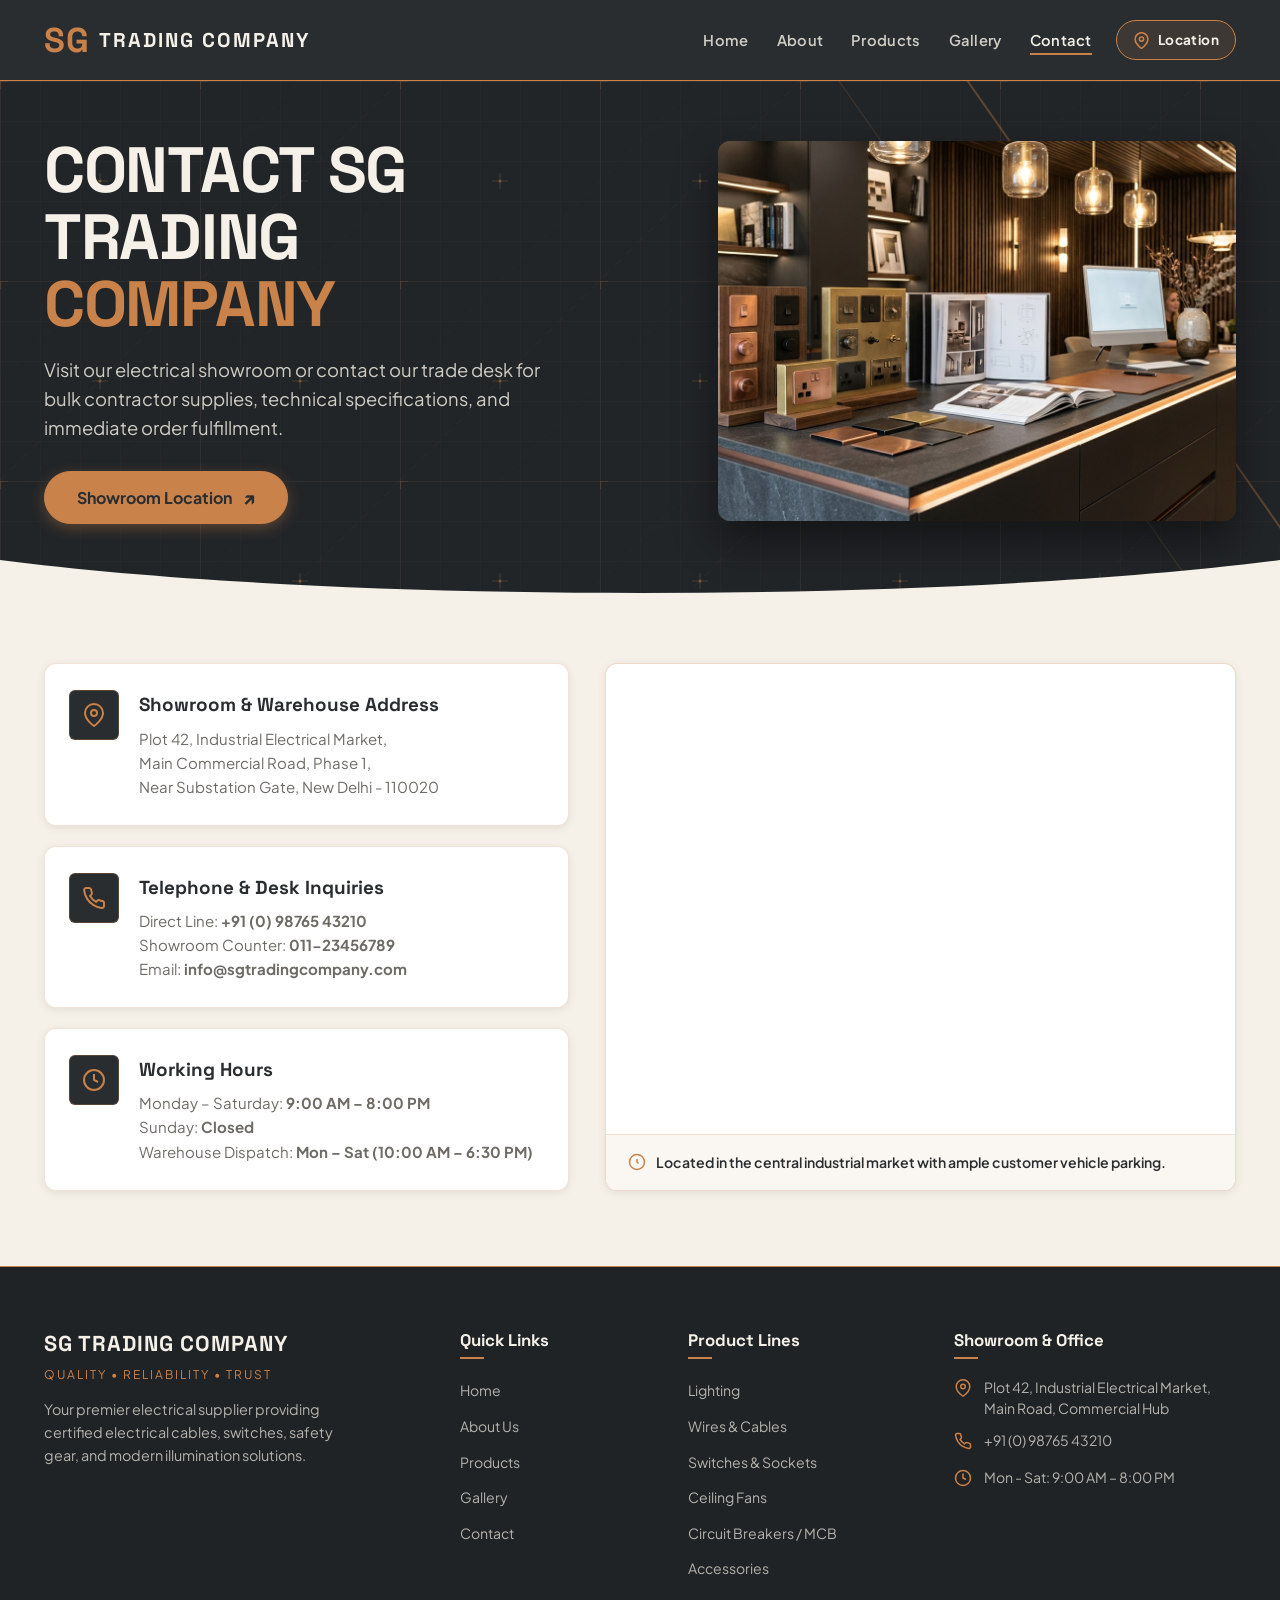
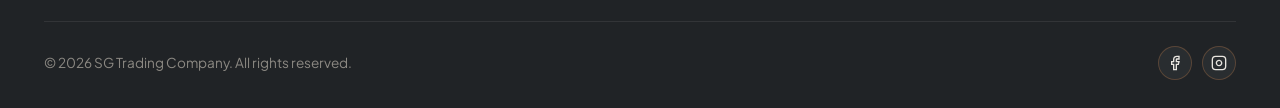
<file: SG-Trading-Company/pages/contact.html>
<!DOCTYPE html>
<html lang="en">
<head>
  <meta charset="UTF-8">
  <meta name="viewport" content="width=device-width, initial-scale=1.0">
  <title>Contact Us | SG Trading Company</title>
  <link rel="icon" type="image/svg+xml" href="../assets/images/logo/logo.svg">
  <link rel="stylesheet" href="../css/style.css">
  <link rel="stylesheet" href="../css/contact.css">
</head>
<body>

  <!-- =========================================================================
       NAVIGATION BAR (Charcoal Background + Copper SG + White Company Name)
       ========================================================================= -->
  <header class="site-header" id="siteHeader">
    <div class="container header-inner">
      <!-- Mobile Menu Button (Positioned on the Left like ChatGPT App) -->
      <button class="mobile-menu-btn" id="mobileMenuBtn" aria-label="Open navigation menu">
        <span></span><span></span><span></span>
      </button>

      <a href="../index.html" class="brand-logo" aria-label="SG Trading Company Home">
        <span class="brand-sg-initials">SG</span>
        <span class="brand-company-text">TRADING COMPANY</span>
      </a>

      <div class="header-right">
        <nav class="main-nav" aria-label="Primary Navigation">
          <ul class="nav-list">
            <li><a href="../index.html" class="nav-link">Home</a></li>
            <li><a href="about.html" class="nav-link">About</a></li>
            <li><a href="products.html" class="nav-link">Products</a></li>
            <li><a href="gallery.html" class="nav-link">Gallery</a></li>
            <li><a href="contact.html" class="nav-link active">Contact</a></li>
          </ul>
        </nav>
        
        <!-- Location Button (Active state on contact page) -->
        <a href="#showroomLocation" class="header-location-btn" aria-label="Showroom Location">
          <svg width="17" height="17" viewBox="0 0 24 24" fill="none" stroke="currentColor" stroke-width="2.2"><path d="M21 10c0 7-9 13-9 13s-9-6-9-13a9 9 0 0 1 18 0z"></path><circle cx="12" cy="10" r="3"></circle></svg>
          <span>Location</span>
        </a>
      </div>
    </div>
  </header>

  <!-- Mobile Drawer (ChatGPT Mobile App Style - Left-Sliding Sidebar) -->
  <div class="mobile-nav-backdrop" id="mobileNavBackdrop"></div>
  <aside class="mobile-nav-drawer" id="mobileNavDrawer" aria-label="Mobile Navigation Sidebar">
    <div class="drawer-header">
      <div class="drawer-brand">
        <span class="brand-sg-initials" style="font-size: 1.6rem;">SG</span>
        <div class="drawer-brand-text">
          <span class="brand-company-text">TRADING COMPANY</span>
          <span class="drawer-brand-sub">Electrical Supplies</span>
        </div>
      </div>
      <button class="drawer-close-btn" id="mobileNavClose" aria-label="Close navigation sidebar">
        <svg width="20" height="20" viewBox="0 0 24 24" fill="none" stroke="currentColor" stroke-width="2.2" stroke-linecap="round"><line x1="18" y1="6" x2="6" y2="18"></line><line x1="6" y1="6" x2="18" y2="18"></line></svg>
      </button>
    </div>

    <div class="drawer-body">
      <div class="drawer-section-label">Navigation</div>
      <ul class="drawer-nav-list">
        <li>
          <a href="../index.html" class="drawer-nav-link">
            <span class="drawer-icon">
              <svg width="18" height="18" viewBox="0 0 24 24" fill="none" stroke="currentColor" stroke-width="2"><path d="M3 9l9-7 9 7v11a2 2 0 0 1-2 2H5a2 2 0 0 1-2-2z"></path><polyline points="9 22 9 12 15 12 15 22"></polyline></svg>
            </span>
            <span class="drawer-label">Home</span>
            <span class="drawer-arrow">&#8250;</span>
          </a>
        </li>
        <li>
          <a href="about.html" class="drawer-nav-link">
            <span class="drawer-icon">
              <svg width="18" height="18" viewBox="0 0 24 24" fill="none" stroke="currentColor" stroke-width="2"><circle cx="12" cy="12" r="10"></circle><line x1="12" y1="16" x2="12" y2="12"></line><line x1="12" y1="8" x2="12.01" y2="8"></line></svg>
            </span>
            <span class="drawer-label">About Us</span>
            <span class="drawer-arrow">&#8250;</span>
          </a>
        </li>
        <li>
          <a href="products.html" class="drawer-nav-link">
            <span class="drawer-icon">
              <svg width="18" height="18" viewBox="0 0 24 24" fill="none" stroke="currentColor" stroke-width="2"><polygon points="12 2 2 7 12 12 22 7 12 2"></polygon><polyline points="2 17 12 22 22 17"></polyline><polyline points="2 12 12 17 22 12"></polyline></svg>
            </span>
            <span class="drawer-label">Products</span>
            <span class="drawer-arrow">&#8250;</span>
          </a>
        </li>
        <li>
          <a href="gallery.html" class="drawer-nav-link">
            <span class="drawer-icon">
              <svg width="18" height="18" viewBox="0 0 24 24" fill="none" stroke="currentColor" stroke-width="2"><rect x="3" y="3" width="18" height="18" rx="2" ry="2"></rect><circle cx="8.5" cy="8.5" r="1.5"></circle><polyline points="21 15 16 10 5 21"></polyline></svg>
            </span>
            <span class="drawer-label">Showroom Gallery</span>
            <span class="drawer-arrow">&#8250;</span>
          </a>
        </li>
        <li>
          <a href="contact.html" class="drawer-nav-link active">
            <span class="drawer-icon">
              <svg width="18" height="18" viewBox="0 0 24 24" fill="none" stroke="currentColor" stroke-width="2"><path d="M21 10c0 7-9 13-9 13s-9-6-9-13a9 9 0 0 1 18 0z"></path><circle cx="12" cy="10" r="3"></circle></svg>
            </span>
            <span class="drawer-label">Contact & Location</span>
            <span class="drawer-arrow">&#8250;</span>
          </a>
        </li>
      </ul>

      <div class="drawer-showroom-card">
        <div class="drawer-showroom-title">
          <svg width="15" height="15" viewBox="0 0 24 24" fill="none" stroke="currentColor" stroke-width="2.2"><path d="M21 10c0 7-9 13-9 13s-9-6-9-13a9 9 0 0 1 18 0z"></path><circle cx="12" cy="10" r="3"></circle></svg>
          Visit Showroom
        </div>
        <p class="drawer-showroom-desc">Experience modular switches, wire spools, and designer fixtures in person.</p>
        <a href="#showroomLocation" class="btn btn-copper drawer-showroom-btn">
          <span>View on Map</span>
          <span>&rarr;</span>
        </a>
      </div>
    </div>

    <div class="drawer-footer">
      <div class="drawer-contact-line">
        <svg width="14" height="14" viewBox="0 0 24 24" fill="none" stroke="currentColor" stroke-width="2"><path d="M22 16.92v3a2 2 0 0 1-2.18 2 19.79 19.79 0 0 1-8.63-3.07 19.5 19.5 0 0 1-6-6 19.79 19.79 0 0 1-3.07-8.67A2 2 0 0 1 4.11 2h3a2 2 0 0 1 2 1.72 12.84 12.84 0 0 0 .7 2.81 2 2 0 0 1-.45 2.11L8.09 9.91a16 16 0 0 0 6 6l1.27-1.27a2 2 0 0 1 2.11-.45 12.84 12.84 0 0 0 2.81.7A2 2 0 0 1 22 16.92z"></path></svg>
        <span>+91 98765 43210</span>
      </div>
      <div class="drawer-tagline">Quality &bull; Reliability &bull; Trust</div>
    </div>
  </aside>

  <main>
    <!-- =======================================================================
         CONTACT PAGE HERO (Clean, Bold Headline & Direct Showroom Consultation Image)
         ======================================================================= -->
    <section class="page-hero-banner">
      <div class="hero-diagonal-stripes" aria-hidden="true"></div>
      <div class="container">
        <div class="page-hero-grid">
          <div class="page-hero-text">
            <h1 class="page-hero-title">
              Contact SG Trading<br><span class="copper-text">Company</span>
            </h1>
            <p class="page-hero-desc">
              Visit our electrical showroom or contact our trade desk for bulk contractor supplies, technical specifications, and immediate order fulfillment.
            </p>

            <div class="slide-actions">
              <a href="#showroomLocation" class="btn-hero-explore">
                <span>Showroom Location</span>
                <span class="hero-diagonal-arrow">&#8599;</span>
              </a>
            </div>
          </div>
          
          <div class="page-hero-visual">
            <img src="../assets/images/banners/contact-hero.jpg" alt="SG Trading Company Consultation Counter" class="page-hero-img-direct">
          </div>
        </div>
      </div>

      <!-- Bottom Curve Transition to Warm White (#F5F1E9) -->
      <div class="hero-bottom-curve" aria-hidden="true">
        <svg viewBox="0 0 1200 48" preserveAspectRatio="none">
          <path d="M0,0 C320,44 880,44 1200,0 L1200,48 L0,48 Z"></path>
        </svg>
      </div>
    </section>

    <!-- Main Contact Section (Message Section Removed, Location & Map Showcased) -->
    <section class="contact-page-section" id="showroomLocation">
      <div class="container">
        <div class="contact-layout-grid">
          
          <!-- Contact Info Cards -->
          <div class="contact-cards-col">
            
            <div class="contact-info-block">
              <div class="contact-block-icon">
                <svg width="24" height="24" viewBox="0 0 24 24" fill="none" stroke="currentColor" stroke-width="2"><path d="M21 10c0 7-9 13-9 13s-9-6-9-13a9 9 0 0 1 18 0z"></path><circle cx="12" cy="10" r="3"></circle></svg>
              </div>
              <div>
                <h3 class="contact-block-title">Showroom &amp; Warehouse Address</h3>
                <p class="contact-block-text">
                  Plot 42, Industrial Electrical Market,<br>
                  Main Commercial Road, Phase 1,<br>
                  Near Substation Gate, New Delhi - 110020
                </p>
              </div>
            </div>

            <div class="contact-info-block">
              <div class="contact-block-icon">
                <svg width="24" height="24" viewBox="0 0 24 24" fill="none" stroke="currentColor" stroke-width="2"><path d="M22 16.92v3a2 2 0 0 1-2.18 2 19.79 19.79 0 0 1-8.63-3.07 19.5 19.5 0 0 1-6-6 19.79 19.79 0 0 1-3.07-8.67A2 2 0 0 1 4.11 2h3a2 2 0 0 1 2 1.72 12.84 12.84 0 0 0 .7 2.81 2 2 0 0 1-.45 2.11L8.09 9.91a16 16 0 0 0 6 6l1.27-1.27a2 2 0 0 1 2.11-.45 12.84 12.84 0 0 0 2.81.7A2 2 0 0 1 22 16.92z"></path></svg>
              </div>
              <div>
                <h3 class="contact-block-title">Telephone &amp; Desk Inquiries</h3>
                <p class="contact-block-text">
                  Direct Line: <strong>+91 (0) 98765 43210</strong><br>
                  Showroom Counter: <strong>011-23456789</strong><br>
                  Email: <strong>info@sgtradingcompany.com</strong>
                </p>
              </div>
            </div>

            <div class="contact-info-block">
              <div class="contact-block-icon">
                <svg width="24" height="24" viewBox="0 0 24 24" fill="none" stroke="currentColor" stroke-width="2"><circle cx="12" cy="12" r="10"></circle><polyline points="12 6 12 12 16 14"></polyline></svg>
              </div>
              <div>
                <h3 class="contact-block-title">Working Hours</h3>
                <p class="contact-block-text">
                  Monday &ndash; Saturday: <strong>9:00 AM &ndash; 8:00 PM</strong><br>
                  Sunday: <strong>Closed</strong><br>
                  Warehouse Dispatch: <strong>Mon &ndash; Sat (10:00 AM &ndash; 6:30 PM)</strong>
                </p>
              </div>
            </div>

          </div>

          <!-- Location Map Frame -->
          <div class="contact-map-col">
            <iframe 
              class="contact-map-frame"
              src="https://www.google.com/maps/embed?pb=!1m18!1m12!1m3!1d112061.34079822396!2d77.10098403332525!3d28.63223067140889!2m3!1f0!2f0!3f0!3m2!1i1024!2i768!4f13.1!3m3!1m2!1s0x390cfd5b347eb62d%3A0x37205b715389640!2sDelhi!5e0!3m2!1sen!2sin!4v1680000000000!5m2!1sen!2sin"
              allowfullscreen="" 
              loading="lazy" 
              referrerpolicy="no-referrer-when-downgrade"
              title="SG Trading Company Location Map">
            </iframe>
            <div class="map-footer-bar">
              <svg width="18" height="18" viewBox="0 0 24 24" fill="none" stroke="#C98249" stroke-width="2"><circle cx="12" cy="12" r="10"></circle><polyline points="12 8 12 12 14 14"></polyline></svg>
              <span>Located in the central industrial market with ample customer vehicle parking.</span>
            </div>
          </div>

        </div>
      </div>
    </section>
  </main>

  <!-- =========================================================================
       FOOTER (Requirement 5 – Exact Original First Footer)
       ========================================================================= -->
  <footer class="site-footer">
    <div class="container">
      <div class="footer-top">
        <div>
          <div class="footer-logo-title">SG TRADING COMPANY</div>
          <span class="footer-logo-tagline">Quality • Reliability • Trust</span>
          <p class="footer-desc">Your premier electrical supplier providing certified electrical cables, switches, safety gear, and modern illumination solutions.</p>
        </div>
        <div>
          <h4 class="footer-title">Quick Links</h4>
          <ul class="footer-links">
            <li><a href="../index.html" class="footer-link">Home</a></li>
            <li><a href="about.html" class="footer-link">About Us</a></li>
            <li><a href="products.html" class="footer-link">Products</a></li>
            <li><a href="gallery.html" class="footer-link">Gallery</a></li>
            <li><a href="contact.html" class="footer-link">Contact</a></li>
          </ul>
        </div>
        <div>
          <h4 class="footer-title">Product Lines</h4>
          <ul class="footer-links">
            <li><a href="products.html?category=lighting" class="footer-link">Lighting</a></li>
            <li><a href="products.html?category=wires" class="footer-link">Wires &amp; Cables</a></li>
            <li><a href="products.html?category=switches" class="footer-link">Switches &amp; Sockets</a></li>
            <li><a href="products.html?category=fans" class="footer-link">Ceiling Fans</a></li>
            <li><a href="products.html?category=protection" class="footer-link">Circuit Breakers / MCB</a></li>
            <li><a href="products.html?category=accessories" class="footer-link">Accessories</a></li>
          </ul>
        </div>
        <div>
          <h4 class="footer-title">Showroom &amp; Office</h4>
          <div class="footer-contact-item">
            <span class="footer-contact-icon"><svg width="18" height="18" viewBox="0 0 24 24" fill="none" stroke="currentColor" stroke-width="2"><path d="M21 10c0 7-9 13-9 13s-9-6-9-13a9 9 0 0 1 18 0z"></path><circle cx="12" cy="10" r="3"></circle></svg></span>
            <span>Plot 42, Industrial Electrical Market, Main Road, Commercial Hub</span>
          </div>
          <div class="footer-contact-item">
            <span class="footer-contact-icon"><svg width="18" height="18" viewBox="0 0 24 24" fill="none" stroke="currentColor" stroke-width="2"><path d="M22 16.92v3a2 2 0 0 1-2.18 2 19.79 19.79 0 0 1-8.63-3.07 19.5 19.5 0 0 1-6-6 19.79 19.79 0 0 1-3.07-8.67A2 2 0 0 1 4.11 2h3a2 2 0 0 1 2 1.72 12.84 12.84 0 0 0 .7 2.81 2 2 0 0 1-.45 2.11L8.09 9.91a16 16 0 0 0 6 6l1.27-1.27a2 2 0 0 1 2.11-.45 12.84 12.84 0 0 0 2.81.7A2 2 0 0 1 22 16.92z"></path></svg></span>
            <span>+91 (0) 98765 43210</span>
          </div>
          <div class="footer-contact-item">
            <span class="footer-contact-icon"><svg width="18" height="18" viewBox="0 0 24 24" fill="none" stroke="currentColor" stroke-width="2"><circle cx="12" cy="12" r="10"></circle><polyline points="12 6 12 12 16 14"></polyline></svg></span>
            <span>Mon - Sat: 9:00 AM – 8:00 PM</span>
          </div>
        </div>
      </div>
      <div class="footer-bottom">
        <p>&copy; 2026 SG Trading Company. All rights reserved.</p>
        <div class="footer-socials">
          <a href="#" class="social-circle" aria-label="Facebook"><svg width="16" height="16" viewBox="0 0 24 24" fill="none" stroke="currentColor" stroke-width="2"><path d="M18 2h-3a5 5 0 0 0-5 5v3H7v4h3v8h4v-8h3l1-4h-4V7a1 1 0 0 1 1-1h3z"></path></svg></a>
          <a href="#" class="social-circle" aria-label="Instagram"><svg width="16" height="16" viewBox="0 0 24 24" fill="none" stroke="currentColor" stroke-width="2"><rect x="2" y="2" width="20" height="20" rx="5" ry="5"></rect><path d="M16 11.37A4 4 0 1 1 12.63 8 4 4 0 0 1 16 11.37z"></path><line x1="17.5" y1="6.5" x2="17.51" y2="6.5"></line></svg></a>
        </div>
      </div>
    </div>
  </footer>

  <script src="../js/main.js"></script>
</body>
</html>
</file>
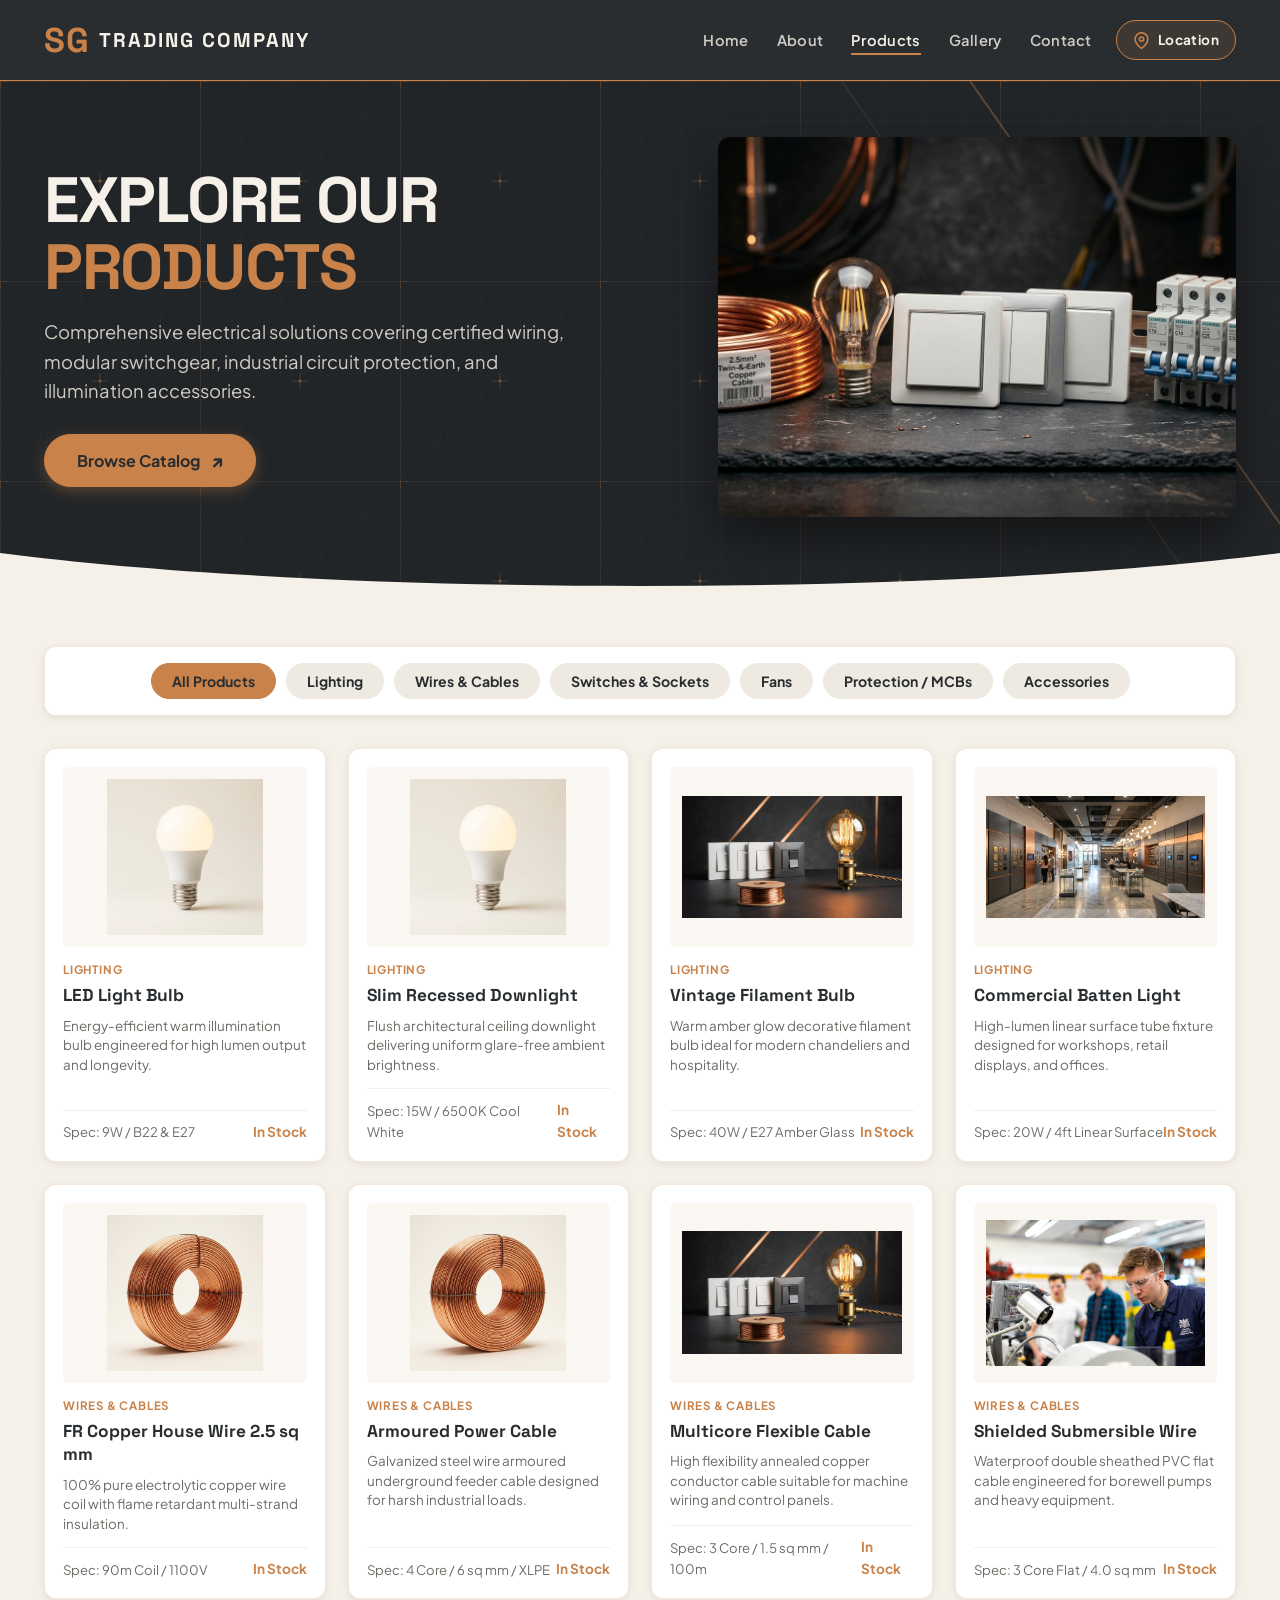
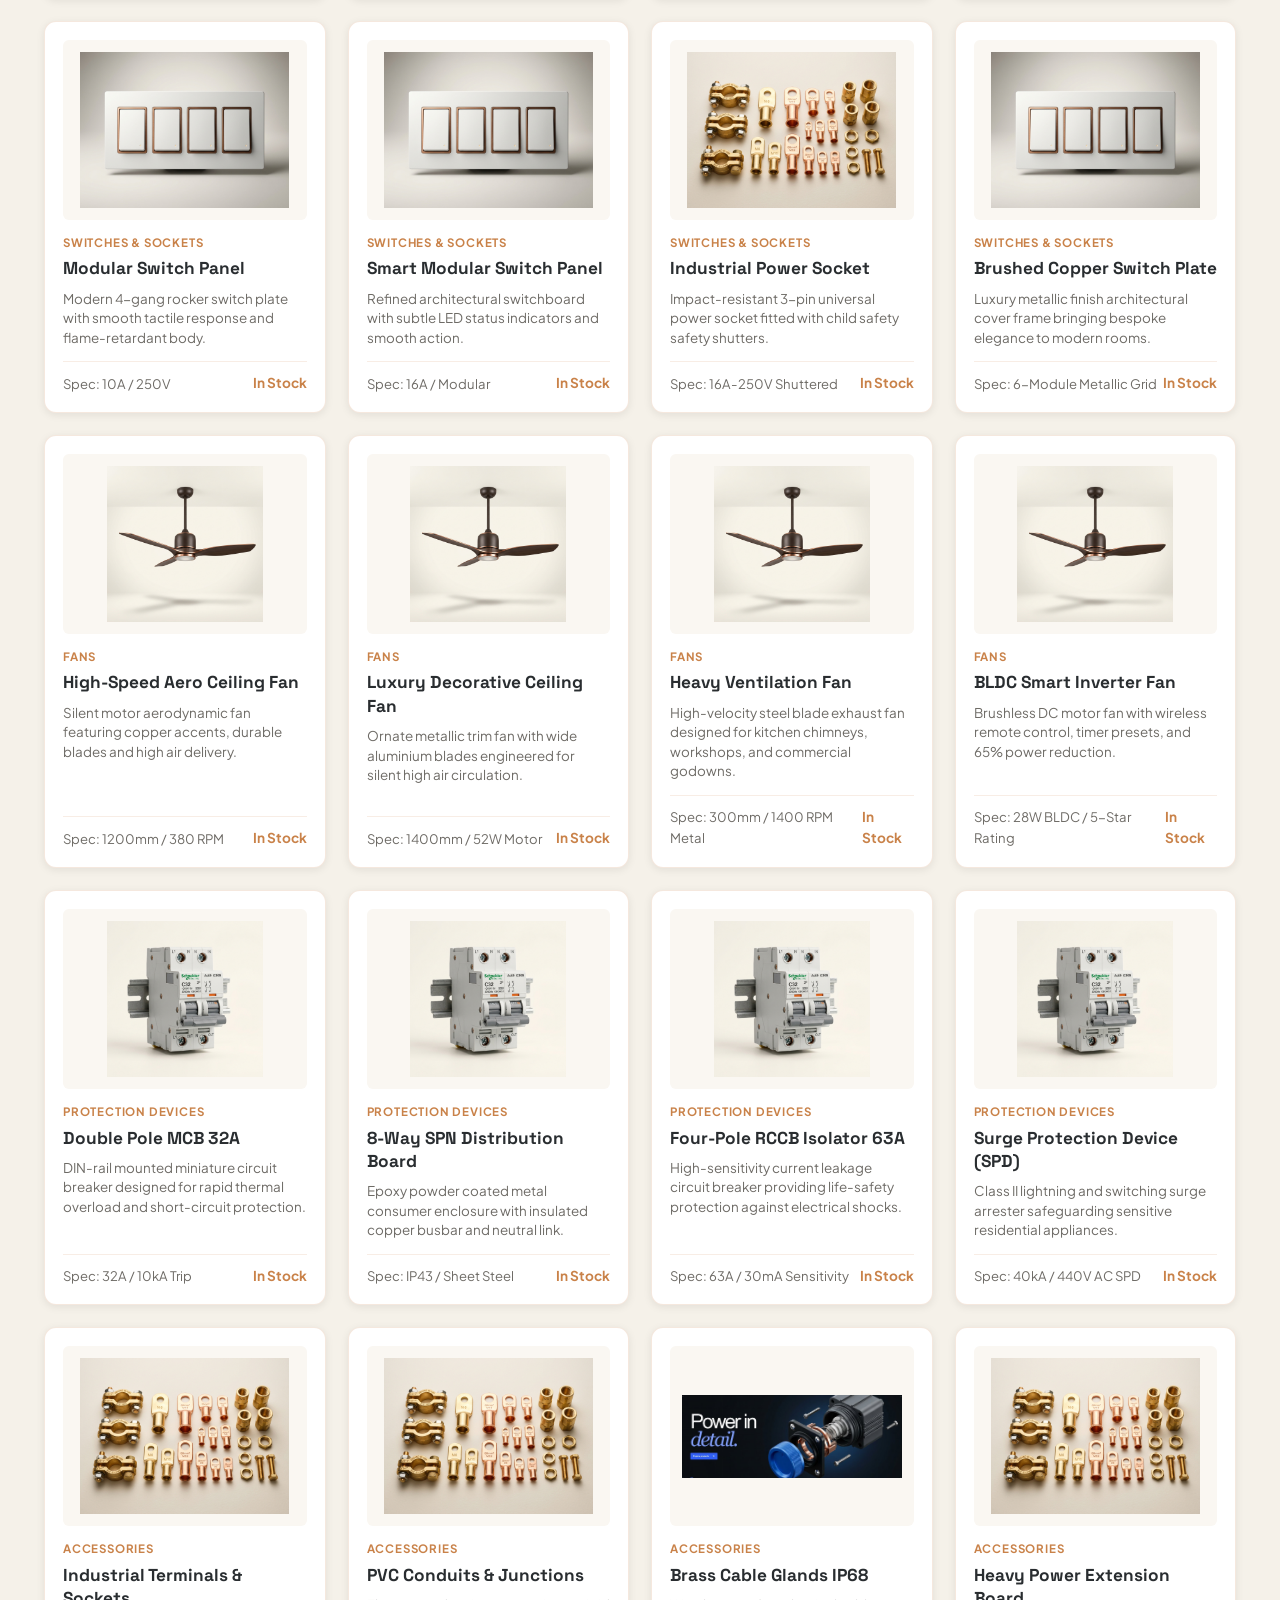
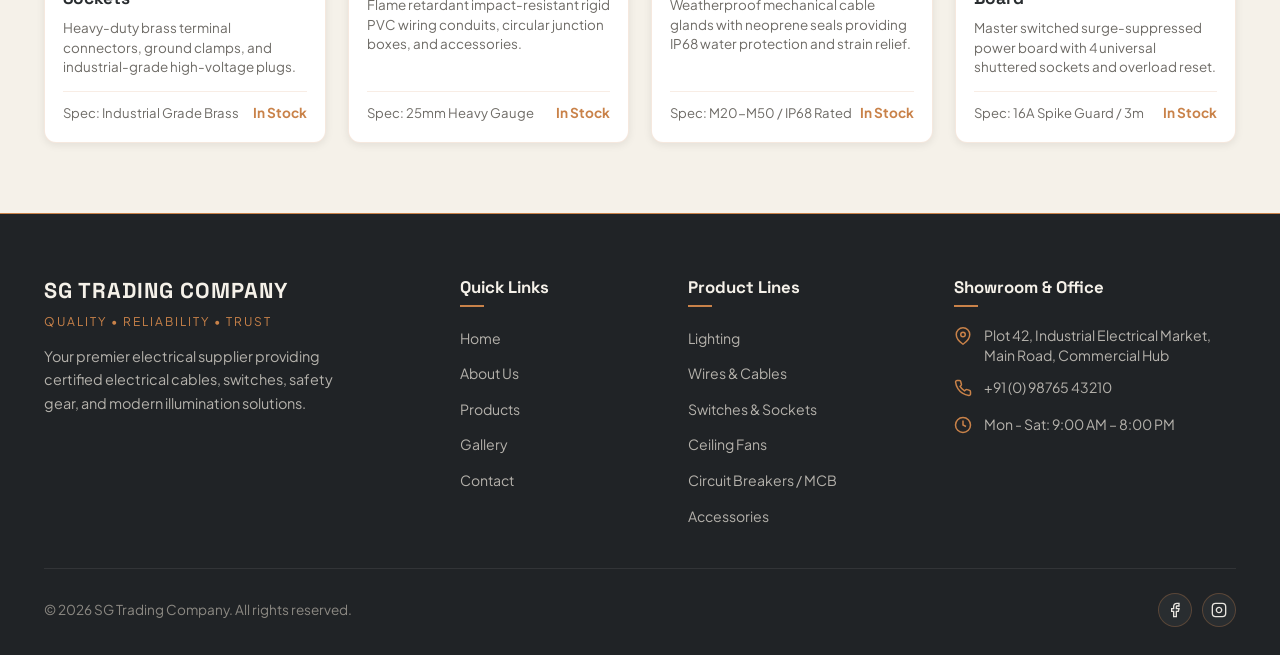
<file: SG-Trading-Company/pages/products.html>
<!DOCTYPE html>
<html lang="en">
<head>
  <meta charset="UTF-8">
  <meta name="viewport" content="width=device-width, initial-scale=1.0">
  <title>Electrical Products | SG Trading Company</title>
  <link rel="icon" type="image/svg+xml" href="../assets/images/logo/logo.svg">
  <link rel="stylesheet" href="../css/style.css">
  <link rel="stylesheet" href="../css/products.css">
</head>
<body>

  <!-- =========================================================================
       NAVIGATION BAR (Charcoal Background + Copper SG + White Company Name)
       ========================================================================= -->
  <header class="site-header" id="siteHeader">
    <div class="container header-inner">
      <!-- Mobile Menu Button (Positioned on the Left like ChatGPT App) -->
      <button class="mobile-menu-btn" id="mobileMenuBtn" aria-label="Open navigation menu">
        <span></span><span></span><span></span>
      </button>

      <a href="../index.html" class="brand-logo" aria-label="SG Trading Company Home">
        <span class="brand-sg-initials">SG</span>
        <span class="brand-company-text">TRADING COMPANY</span>
      </a>

      <div class="header-right">
        <nav class="main-nav" aria-label="Primary Navigation">
          <ul class="nav-list">
            <li><a href="../index.html" class="nav-link">Home</a></li>
            <li><a href="about.html" class="nav-link">About</a></li>
            <li><a href="products.html" class="nav-link active">Products</a></li>
            <li><a href="gallery.html" class="nav-link">Gallery</a></li>
            <li><a href="contact.html" class="nav-link">Contact</a></li>
          </ul>
        </nav>
        
        <!-- Location Button (Replacing search button) -->
        <a href="contact.html" class="header-location-btn" aria-label="Showroom Location">
          <svg width="17" height="17" viewBox="0 0 24 24" fill="none" stroke="currentColor" stroke-width="2.2"><path d="M21 10c0 7-9 13-9 13s-9-6-9-13a9 9 0 0 1 18 0z"></path><circle cx="12" cy="10" r="3"></circle></svg>
          <span>Location</span>
        </a>
      </div>
    </div>
  </header>

  <!-- Mobile Drawer (ChatGPT Mobile App Style - Left-Sliding Sidebar) -->
  <div class="mobile-nav-backdrop" id="mobileNavBackdrop"></div>
  <aside class="mobile-nav-drawer" id="mobileNavDrawer" aria-label="Mobile Navigation Sidebar">
    <div class="drawer-header">
      <div class="drawer-brand">
        <span class="brand-sg-initials" style="font-size: 1.6rem;">SG</span>
        <div class="drawer-brand-text">
          <span class="brand-company-text">TRADING COMPANY</span>
          <span class="drawer-brand-sub">Electrical Supplies</span>
        </div>
      </div>
      <button class="drawer-close-btn" id="mobileNavClose" aria-label="Close navigation sidebar">
        <svg width="20" height="20" viewBox="0 0 24 24" fill="none" stroke="currentColor" stroke-width="2.2" stroke-linecap="round"><line x1="18" y1="6" x2="6" y2="18"></line><line x1="6" y1="6" x2="18" y2="18"></line></svg>
      </button>
    </div>

    <div class="drawer-body">
      <div class="drawer-section-label">Navigation</div>
      <ul class="drawer-nav-list">
        <li>
          <a href="../index.html" class="drawer-nav-link">
            <span class="drawer-icon">
              <svg width="18" height="18" viewBox="0 0 24 24" fill="none" stroke="currentColor" stroke-width="2"><path d="M3 9l9-7 9 7v11a2 2 0 0 1-2 2H5a2 2 0 0 1-2-2z"></path><polyline points="9 22 9 12 15 12 15 22"></polyline></svg>
            </span>
            <span class="drawer-label">Home</span>
            <span class="drawer-arrow">&#8250;</span>
          </a>
        </li>
        <li>
          <a href="about.html" class="drawer-nav-link">
            <span class="drawer-icon">
              <svg width="18" height="18" viewBox="0 0 24 24" fill="none" stroke="currentColor" stroke-width="2"><circle cx="12" cy="12" r="10"></circle><line x1="12" y1="16" x2="12" y2="12"></line><line x1="12" y1="8" x2="12.01" y2="8"></line></svg>
            </span>
            <span class="drawer-label">About Us</span>
            <span class="drawer-arrow">&#8250;</span>
          </a>
        </li>
        <li>
          <a href="products.html" class="drawer-nav-link active">
            <span class="drawer-icon">
              <svg width="18" height="18" viewBox="0 0 24 24" fill="none" stroke="currentColor" stroke-width="2"><polygon points="12 2 2 7 12 12 22 7 12 2"></polygon><polyline points="2 17 12 22 22 17"></polyline><polyline points="2 12 12 17 22 12"></polyline></svg>
            </span>
            <span class="drawer-label">Products</span>
            <span class="drawer-arrow">&#8250;</span>
          </a>
        </li>
        <li>
          <a href="gallery.html" class="drawer-nav-link">
            <span class="drawer-icon">
              <svg width="18" height="18" viewBox="0 0 24 24" fill="none" stroke="currentColor" stroke-width="2"><rect x="3" y="3" width="18" height="18" rx="2" ry="2"></rect><circle cx="8.5" cy="8.5" r="1.5"></circle><polyline points="21 15 16 10 5 21"></polyline></svg>
            </span>
            <span class="drawer-label">Showroom Gallery</span>
            <span class="drawer-arrow">&#8250;</span>
          </a>
        </li>
        <li>
          <a href="contact.html" class="drawer-nav-link">
            <span class="drawer-icon">
              <svg width="18" height="18" viewBox="0 0 24 24" fill="none" stroke="currentColor" stroke-width="2"><path d="M21 10c0 7-9 13-9 13s-9-6-9-13a9 9 0 0 1 18 0z"></path><circle cx="12" cy="10" r="3"></circle></svg>
            </span>
            <span class="drawer-label">Contact & Location</span>
            <span class="drawer-arrow">&#8250;</span>
          </a>
        </li>
      </ul>

      <div class="drawer-showroom-card">
        <div class="drawer-showroom-title">
          <svg width="15" height="15" viewBox="0 0 24 24" fill="none" stroke="currentColor" stroke-width="2.2"><path d="M21 10c0 7-9 13-9 13s-9-6-9-13a9 9 0 0 1 18 0z"></path><circle cx="12" cy="10" r="3"></circle></svg>
          Visit Showroom
        </div>
        <p class="drawer-showroom-desc">Experience modular switches, wire spools, and designer fixtures in person.</p>
        <a href="contact.html" class="btn btn-copper drawer-showroom-btn">
          <span>Get Directions</span>
          <span>&rarr;</span>
        </a>
      </div>
    </div>

    <div class="drawer-footer">
      <div class="drawer-contact-line">
        <svg width="14" height="14" viewBox="0 0 24 24" fill="none" stroke="currentColor" stroke-width="2"><path d="M22 16.92v3a2 2 0 0 1-2.18 2 19.79 19.79 0 0 1-8.63-3.07 19.5 19.5 0 0 1-6-6 19.79 19.79 0 0 1-3.07-8.67A2 2 0 0 1 4.11 2h3a2 2 0 0 1 2 1.72 12.84 12.84 0 0 0 .7 2.81 2 2 0 0 1-.45 2.11L8.09 9.91a16 16 0 0 0 6 6l1.27-1.27a2 2 0 0 1 2.11-.45 12.84 12.84 0 0 0 2.81.7A2 2 0 0 1 22 16.92z"></path></svg>
        <span>+91 98765 43210</span>
      </div>
      <div class="drawer-tagline">Quality &bull; Reliability &bull; Trust</div>
    </div>
  </aside>

  <main>
    <!-- =======================================================================
         PRODUCTS PAGE HERO (Clean, Bold Headline & Direct Product Showcase)
         ======================================================================= -->
    <section class="page-hero-banner">
      <div class="hero-diagonal-stripes" aria-hidden="true"></div>
      <div class="container">
        <div class="page-hero-grid">
          <div class="page-hero-text">
            <h1 class="page-hero-title">
              Explore Our<br><span class="copper-text">Products</span>
            </h1>
            <p class="page-hero-desc">
              Comprehensive electrical solutions covering certified wiring, modular switchgear, industrial circuit protection, and illumination accessories.
            </p>

            <div class="slide-actions">
              <a href="#productsCatalog" class="btn-hero-explore">
                <span>Browse Catalog</span>
                <span class="hero-diagonal-arrow">&#8599;</span>
              </a>
            </div>
          </div>
          
          <div class="page-hero-visual">
            <img src="../assets/images/banners/products-hero.jpg" alt="SG Trading Company Electrical Product Showcase" class="page-hero-img-direct">
          </div>
        </div>
      </div>

      <!-- Bottom Curve Transition to Warm White (#F5F1E9) -->
      <div class="hero-bottom-curve" aria-hidden="true">
        <svg viewBox="0 0 1200 48" preserveAspectRatio="none">
          <path d="M0,0 C320,44 880,44 1200,0 L1200,48 L0,48 Z"></path>
        </svg>
      </div>
    </section>

    <!-- Catalog Section with Filter Pills -->
    <section class="products-catalog-section" id="productsCatalog">
      <div class="container">
        
        <!-- Category Filter Toolbar -->
        <div class="catalog-toolbar">
          <div class="category-filter-buttons">
            <button class="filter-btn active" data-category="all">All Products</button>
            <button class="filter-btn" data-category="lighting">Lighting</button>
            <button class="filter-btn" data-category="wires">Wires &amp; Cables</button>
            <button class="filter-btn" data-category="switches">Switches &amp; Sockets</button>
            <button class="filter-btn" data-category="fans">Fans</button>
            <button class="filter-btn" data-category="protection">Protection / MCBs</button>
            <button class="filter-btn" data-category="accessories">Accessories</button>
          </div>
        </div>

        <!-- Products Grid (4 containers per category, 24 containers total) -->
        <div class="products-display-grid" id="productsGrid">
          
          <!-- ==================== LIGHTING (4 Products) ==================== -->
          <!-- 1. LED Light Bulb -->
          <article class="product-card product-card-item" data-category="lighting">
            <div class="product-card-thumb">
              <img src="../assets/images/products/led-bulb.jpg" alt="LED Light Bulb" loading="lazy">
            </div>
            <div class="product-card-body">
              <span class="product-category-tag">Lighting</span>
              <h3 class="product-card-title">LED Light Bulb</h3>
              <p class="product-card-desc">Energy-efficient warm illumination bulb engineered for high lumen output and longevity.</p>
            </div>
            <div class="product-card-action">
              <span style="font-size: 0.82rem; color: var(--muted-text);">Spec: 9W / B22 &amp; E27</span>
              <span style="font-size: 0.85rem; font-weight: 700; color: var(--copper);">In Stock</span>
            </div>
          </article>

          <!-- 2. Slim Recessed LED Downlight -->
          <article class="product-card product-card-item" data-category="lighting">
            <div class="product-card-thumb">
              <img src="../assets/images/categories/lighting.jpg" alt="Slim Recessed LED Downlight" loading="lazy">
            </div>
            <div class="product-card-body">
              <span class="product-category-tag">Lighting</span>
              <h3 class="product-card-title">Slim Recessed Downlight</h3>
              <p class="product-card-desc">Flush architectural ceiling downlight delivering uniform glare-free ambient brightness.</p>
            </div>
            <div class="product-card-action">
              <span style="font-size: 0.82rem; color: var(--muted-text);">Spec: 15W / 6500K Cool White</span>
              <span style="font-size: 0.85rem; font-weight: 700; color: var(--copper);">In Stock</span>
            </div>
          </article>

          <!-- 3. Vintage Edison Filament Bulb -->
          <article class="product-card product-card-item" data-category="lighting">
            <div class="product-card-thumb">
              <img src="../assets/images/banners/hero-composition.jpg" alt="Vintage Edison Filament Bulb" loading="lazy">
            </div>
            <div class="product-card-body">
              <span class="product-category-tag">Lighting</span>
              <h3 class="product-card-title">Vintage Filament Bulb</h3>
              <p class="product-card-desc">Warm amber glow decorative filament bulb ideal for modern chandeliers and hospitality.</p>
            </div>
            <div class="product-card-action">
              <span style="font-size: 0.82rem; color: var(--muted-text);">Spec: 40W / E27 Amber Glass</span>
              <span style="font-size: 0.85rem; font-weight: 700; color: var(--copper);">In Stock</span>
            </div>
          </article>

          <!-- 4. Commercial LED Batten Light -->
          <article class="product-card product-card-item" data-category="lighting">
            <div class="product-card-thumb">
              <img src="../assets/images/shop/showroom-1.jpg" alt="Commercial LED Batten Light" loading="lazy">
            </div>
            <div class="product-card-body">
              <span class="product-category-tag">Lighting</span>
              <h3 class="product-card-title">Commercial Batten Light</h3>
              <p class="product-card-desc">High-lumen linear surface tube fixture designed for workshops, retail displays, and offices.</p>
            </div>
            <div class="product-card-action">
              <span style="font-size: 0.82rem; color: var(--muted-text);">Spec: 20W / 4ft Linear Surface</span>
              <span style="font-size: 0.85rem; font-weight: 700; color: var(--copper);">In Stock</span>
            </div>
          </article>

          <!-- ==================== WIRES & CABLES (4 Products) ==================== -->
          <!-- 5. FR Copper House Wire -->
          <article class="product-card product-card-item" data-category="wires">
            <div class="product-card-thumb">
              <img src="../assets/images/products/copper-wire.jpg" alt="FR Copper House Wire" loading="lazy">
            </div>
            <div class="product-card-body">
              <span class="product-category-tag">Wires &amp; Cables</span>
              <h3 class="product-card-title">FR Copper House Wire 2.5 sq mm</h3>
              <p class="product-card-desc">100% pure electrolytic copper wire coil with flame retardant multi-strand insulation.</p>
            </div>
            <div class="product-card-action">
              <span style="font-size: 0.82rem; color: var(--muted-text);">Spec: 90m Coil / 1100V</span>
              <span style="font-size: 0.85rem; font-weight: 700; color: var(--copper);">In Stock</span>
            </div>
          </article>

          <!-- 6. Heavy-Duty Armoured Cable -->
          <article class="product-card product-card-item" data-category="wires">
            <div class="product-card-thumb">
              <img src="../assets/images/categories/wires-cables.jpg" alt="Heavy-Duty Armoured Cable" loading="lazy">
            </div>
            <div class="product-card-body">
              <span class="product-category-tag">Wires &amp; Cables</span>
              <h3 class="product-card-title">Armoured Power Cable</h3>
              <p class="product-card-desc">Galvanized steel wire armoured underground feeder cable designed for harsh industrial loads.</p>
            </div>
            <div class="product-card-action">
              <span style="font-size: 0.82rem; color: var(--muted-text);">Spec: 4 Core / 6 sq mm / XLPE</span>
              <span style="font-size: 0.85rem; font-weight: 700; color: var(--copper);">In Stock</span>
            </div>
          </article>

          <!-- 7. Multicore Flexible Copper Wire -->
          <article class="product-card product-card-item" data-category="wires">
            <div class="product-card-thumb">
              <img src="../assets/images/banners/slide1.jpg" alt="Multicore Flexible Copper Wire" loading="lazy">
            </div>
            <div class="product-card-body">
              <span class="product-category-tag">Wires &amp; Cables</span>
              <h3 class="product-card-title">Multicore Flexible Cable</h3>
              <p class="product-card-desc">High flexibility annealed copper conductor cable suitable for machine wiring and control panels.</p>
            </div>
            <div class="product-card-action">
              <span style="font-size: 0.82rem; color: var(--muted-text);">Spec: 3 Core / 1.5 sq mm / 100m</span>
              <span style="font-size: 0.85rem; font-weight: 700; color: var(--copper);">In Stock</span>
            </div>
          </article>

          <!-- 8. Shielded Submersible Cable -->
          <article class="product-card product-card-item" data-category="wires">
            <div class="product-card-thumb">
              <img src="../assets/images/banners/slide3.jpg" alt="Shielded Submersible Cable" loading="lazy">
            </div>
            <div class="product-card-body">
              <span class="product-category-tag">Wires &amp; Cables</span>
              <h3 class="product-card-title">Shielded Submersible Wire</h3>
              <p class="product-card-desc">Waterproof double sheathed PVC flat cable engineered for borewell pumps and heavy equipment.</p>
            </div>
            <div class="product-card-action">
              <span style="font-size: 0.82rem; color: var(--muted-text);">Spec: 3 Core Flat / 4.0 sq mm</span>
              <span style="font-size: 0.85rem; font-weight: 700; color: var(--copper);">In Stock</span>
            </div>
          </article>

          <!-- ==================== SWITCHES & SOCKETS (4 Products) ==================== -->
          <!-- 9. Modular Switch Panel -->
          <article class="product-card product-card-item" data-category="switches">
            <div class="product-card-thumb">
              <img src="../assets/images/products/switch-panel.jpg" alt="Modular Switch Panel" loading="lazy">
            </div>
            <div class="product-card-body">
              <span class="product-category-tag">Switches &amp; Sockets</span>
              <h3 class="product-card-title">Modular Switch Panel</h3>
              <p class="product-card-desc">Modern 4-gang rocker switch plate with smooth tactile response and flame-retardant body.</p>
            </div>
            <div class="product-card-action">
              <span style="font-size: 0.82rem; color: var(--muted-text);">Spec: 10A / 250V</span>
              <span style="font-size: 0.85rem; font-weight: 700; color: var(--copper);">In Stock</span>
            </div>
          </article>

          <!-- 10. Smart Touch Switch -->
          <article class="product-card product-card-item" data-category="switches">
            <div class="product-card-thumb">
              <img src="../assets/images/products/smart-switch.jpg" alt="Smart Touch Switch" loading="lazy">
            </div>
            <div class="product-card-body">
              <span class="product-category-tag">Switches &amp; Sockets</span>
              <h3 class="product-card-title">Smart Modular Switch Panel</h3>
              <p class="product-card-desc">Refined architectural switchboard with subtle LED status indicators and smooth action.</p>
            </div>
            <div class="product-card-action">
              <span style="font-size: 0.82rem; color: var(--muted-text);">Spec: 16A / Modular</span>
              <span style="font-size: 0.85rem; font-weight: 700; color: var(--copper);">In Stock</span>
            </div>
          </article>

          <!-- 11. Heavy-Duty Industrial Socket -->
          <article class="product-card product-card-item" data-category="switches">
            <div class="product-card-thumb">
              <img src="../assets/images/products/industrial-socket.jpg" alt="Heavy-Duty Industrial Socket" loading="lazy">
            </div>
            <div class="product-card-body">
              <span class="product-category-tag">Switches &amp; Sockets</span>
              <h3 class="product-card-title">Industrial Power Socket</h3>
              <p class="product-card-desc">Impact-resistant 3-pin universal power socket fitted with child safety safety shutters.</p>
            </div>
            <div class="product-card-action">
              <span style="font-size: 0.82rem; color: var(--muted-text);">Spec: 16A-250V Shuttered</span>
              <span style="font-size: 0.85rem; font-weight: 700; color: var(--copper);">In Stock</span>
            </div>
          </article>

          <!-- 12. Designer Brushed Copper Switch Plate -->
          <article class="product-card product-card-item" data-category="switches">
            <div class="product-card-thumb">
              <img src="../assets/images/categories/switches-sockets.jpg" alt="Designer Switch Plate" loading="lazy">
            </div>
            <div class="product-card-body">
              <span class="product-category-tag">Switches &amp; Sockets</span>
              <h3 class="product-card-title">Brushed Copper Switch Plate</h3>
              <p class="product-card-desc">Luxury metallic finish architectural cover frame bringing bespoke elegance to modern rooms.</p>
            </div>
            <div class="product-card-action">
              <span style="font-size: 0.82rem; color: var(--muted-text);">Spec: 6-Module Metallic Grid</span>
              <span style="font-size: 0.85rem; font-weight: 700; color: var(--copper);">In Stock</span>
            </div>
          </article>

          <!-- ==================== FANS (4 Products) ==================== -->
          <!-- 13. High-Speed Aero Ceiling Fan -->
          <article class="product-card product-card-item" data-category="fans">
            <div class="product-card-thumb">
              <img src="../assets/images/products/ceiling-fan.jpg" alt="Ceiling Fan" loading="lazy">
            </div>
            <div class="product-card-body">
              <span class="product-category-tag">Fans</span>
              <h3 class="product-card-title">High-Speed Aero Ceiling Fan</h3>
              <p class="product-card-desc">Silent motor aerodynamic fan featuring copper accents, durable blades and high air delivery.</p>
            </div>
            <div class="product-card-action">
              <span style="font-size: 0.82rem; color: var(--muted-text);">Spec: 1200mm / 380 RPM</span>
              <span style="font-size: 0.85rem; font-weight: 700; color: var(--copper);">In Stock</span>
            </div>
          </article>

          <!-- 14. Luxury Decorative Ceiling Fan -->
          <article class="product-card product-card-item" data-category="fans">
            <div class="product-card-thumb">
              <img src="../assets/images/categories/fans.jpg" alt="Luxury Decorative Ceiling Fan" loading="lazy">
            </div>
            <div class="product-card-body">
              <span class="product-category-tag">Fans</span>
              <h3 class="product-card-title">Luxury Decorative Ceiling Fan</h3>
              <p class="product-card-desc">Ornate metallic trim fan with wide aluminium blades engineered for silent high air circulation.</p>
            </div>
            <div class="product-card-action">
              <span style="font-size: 0.82rem; color: var(--muted-text);">Spec: 1400mm / 52W Motor</span>
              <span style="font-size: 0.85rem; font-weight: 700; color: var(--copper);">In Stock</span>
            </div>
          </article>

          <!-- 15. Industrial Exhaust Ventilation Fan -->
          <article class="product-card product-card-item" data-category="fans">
            <div class="product-card-thumb">
              <img src="../assets/images/products/ceiling-fan.jpg" alt="Industrial Ventilation Fan" loading="lazy">
            </div>
            <div class="product-card-body">
              <span class="product-category-tag">Fans</span>
              <h3 class="product-card-title">Heavy Ventilation Fan</h3>
              <p class="product-card-desc">High-velocity steel blade exhaust fan designed for kitchen chimneys, workshops, and commercial godowns.</p>
            </div>
            <div class="product-card-action">
              <span style="font-size: 0.82rem; color: var(--muted-text);">Spec: 300mm / 1400 RPM Metal</span>
              <span style="font-size: 0.85rem; font-weight: 700; color: var(--copper);">In Stock</span>
            </div>
          </article>

          <!-- 16. Energy-Saving BLDC Smart Fan -->
          <article class="product-card product-card-item" data-category="fans">
            <div class="product-card-thumb">
              <img src="../assets/images/categories/fans.jpg" alt="Energy Saving BLDC Fan" loading="lazy">
            </div>
            <div class="product-card-body">
              <span class="product-category-tag">Fans</span>
              <h3 class="product-card-title">BLDC Smart Inverter Fan</h3>
              <p class="product-card-desc">Brushless DC motor fan with wireless remote control, timer presets, and 65% power reduction.</p>
            </div>
            <div class="product-card-action">
              <span style="font-size: 0.82rem; color: var(--muted-text);">Spec: 28W BLDC / 5-Star Rating</span>
              <span style="font-size: 0.85rem; font-weight: 700; color: var(--copper);">In Stock</span>
            </div>
          </article>

          <!-- ==================== PROTECTION / MCBs (4 Products) ==================== -->
          <!-- 17. Double Pole MCB -->
          <article class="product-card product-card-item" data-category="protection">
            <div class="product-card-thumb">
              <img src="../assets/images/products/mcb.jpg" alt="Miniature Circuit Breaker" loading="lazy">
            </div>
            <div class="product-card-body">
              <span class="product-category-tag">Protection Devices</span>
              <h3 class="product-card-title">Double Pole MCB 32A</h3>
              <p class="product-card-desc">DIN-rail mounted miniature circuit breaker designed for rapid thermal overload and short-circuit protection.</p>
            </div>
            <div class="product-card-action">
              <span style="font-size: 0.82rem; color: var(--muted-text);">Spec: 32A / 10kA Trip</span>
              <span style="font-size: 0.85rem; font-weight: 700; color: var(--copper);">In Stock</span>
            </div>
          </article>

          <!-- 18. Distribution Box -->
          <article class="product-card product-card-item" data-category="protection">
            <div class="product-card-thumb">
              <img src="../assets/images/products/distribution-box.jpg" alt="Distribution Box" loading="lazy">
            </div>
            <div class="product-card-body">
              <span class="product-category-tag">Protection Devices</span>
              <h3 class="product-card-title">8-Way SPN Distribution Board</h3>
              <p class="product-card-desc">Epoxy powder coated metal consumer enclosure with insulated copper busbar and neutral link.</p>
            </div>
            <div class="product-card-action">
              <span style="font-size: 0.82rem; color: var(--muted-text);">Spec: IP43 / Sheet Steel</span>
              <span style="font-size: 0.85rem; font-weight: 700; color: var(--copper);">In Stock</span>
            </div>
          </article>

          <!-- 19. Four-Pole RCCB Isolator -->
          <article class="product-card product-card-item" data-category="protection">
            <div class="product-card-thumb">
              <img src="../assets/images/categories/protection-devices.jpg" alt="Four Pole RCCB Isolator" loading="lazy">
            </div>
            <div class="product-card-body">
              <span class="product-category-tag">Protection Devices</span>
              <h3 class="product-card-title">Four-Pole RCCB Isolator 63A</h3>
              <p class="product-card-desc">High-sensitivity current leakage circuit breaker providing life-safety protection against electrical shocks.</p>
            </div>
            <div class="product-card-action">
              <span style="font-size: 0.82rem; color: var(--muted-text);">Spec: 63A / 30mA Sensitivity</span>
              <span style="font-size: 0.85rem; font-weight: 700; color: var(--copper);">In Stock</span>
            </div>
          </article>

          <!-- 20. Modular Surge Protective Device -->
          <article class="product-card product-card-item" data-category="protection">
            <div class="product-card-thumb">
              <img src="../assets/images/products/mcb.jpg" alt="Surge Protective Device" loading="lazy">
            </div>
            <div class="product-card-body">
              <span class="product-category-tag">Protection Devices</span>
              <h3 class="product-card-title">Surge Protection Device (SPD)</h3>
              <p class="product-card-desc">Class II lightning and switching surge arrester safeguarding sensitive residential appliances.</p>
            </div>
            <div class="product-card-action">
              <span style="font-size: 0.82rem; color: var(--muted-text);">Spec: 40kA / 440V AC SPD</span>
              <span style="font-size: 0.85rem; font-weight: 700; color: var(--copper);">In Stock</span>
            </div>
          </article>

          <!-- ==================== ACCESSORIES (4 Products) ==================== -->
          <!-- 21. Industrial Terminals & Sockets -->
          <article class="product-card product-card-item" data-category="accessories">
            <div class="product-card-thumb">
              <img src="../assets/images/products/industrial-socket.jpg" alt="Industrial Accessories & Sockets" loading="lazy">
            </div>
            <div class="product-card-body">
              <span class="product-category-tag">Accessories</span>
              <h3 class="product-card-title">Industrial Terminals &amp; Sockets</h3>
              <p class="product-card-desc">Heavy-duty brass terminal connectors, ground clamps, and industrial-grade high-voltage plugs.</p>
            </div>
            <div class="product-card-action">
              <span style="font-size: 0.82rem; color: var(--muted-text);">Spec: Industrial Grade Brass</span>
              <span style="font-size: 0.85rem; font-weight: 700; color: var(--copper);">In Stock</span>
            </div>
          </article>

          <!-- 22. Heavy-Gauge PVC Conduits -->
          <article class="product-card product-card-item" data-category="accessories">
            <div class="product-card-thumb">
              <img src="../assets/images/categories/accessories.jpg" alt="PVC Conduit Pipes" loading="lazy">
            </div>
            <div class="product-card-body">
              <span class="product-category-tag">Accessories</span>
              <h3 class="product-card-title">PVC Conduits &amp; Junctions</h3>
              <p class="product-card-desc">Flame retardant impact-resistant rigid PVC wiring conduits, circular junction boxes, and accessories.</p>
            </div>
            <div class="product-card-action">
              <span style="font-size: 0.82rem; color: var(--muted-text);">Spec: 25mm Heavy Gauge</span>
              <span style="font-size: 0.85rem; font-weight: 700; color: var(--copper);">In Stock</span>
            </div>
          </article>

          <!-- 23. Nickel-Plated Brass Cable Glands -->
          <article class="product-card product-card-item" data-category="accessories">
            <div class="product-card-thumb">
              <img src="../assets/images/banners/precision-hardware.jpg" alt="Brass Cable Glands" loading="lazy">
            </div>
            <div class="product-card-body">
              <span class="product-category-tag">Accessories</span>
              <h3 class="product-card-title">Brass Cable Glands IP68</h3>
              <p class="product-card-desc">Weatherproof mechanical cable glands with neoprene seals providing IP68 water protection and strain relief.</p>
            </div>
            <div class="product-card-action">
              <span style="font-size: 0.82rem; color: var(--muted-text);">Spec: M20-M50 / IP68 Rated</span>
              <span style="font-size: 0.85rem; font-weight: 700; color: var(--copper);">In Stock</span>
            </div>
          </article>

          <!-- 24. Heavy-Duty Power Extension Board -->
          <article class="product-card product-card-item" data-category="accessories">
            <div class="product-card-thumb">
              <img src="../assets/images/categories/accessories.jpg" alt="Power Extension Board" loading="lazy">
            </div>
            <div class="product-card-body">
              <span class="product-category-tag">Accessories</span>
              <h3 class="product-card-title">Heavy Power Extension Board</h3>
              <p class="product-card-desc">Master switched surge-suppressed power board with 4 universal shuttered sockets and overload reset.</p>
            </div>
            <div class="product-card-action">
              <span style="font-size: 0.82rem; color: var(--muted-text);">Spec: 16A Spike Guard / 3m</span>
              <span style="font-size: 0.85rem; font-weight: 700; color: var(--copper);">In Stock</span>
            </div>
          </article>

        </div>

      </div>
    </section>
  </main>

  <!-- =========================================================================
       FOOTER (Requirement 5 – Exact Original First Footer)
       ========================================================================= -->
  <footer class="site-footer">
    <div class="container">
      <div class="footer-top">
        <div>
          <div class="footer-logo-title">SG TRADING COMPANY</div>
          <span class="footer-logo-tagline">Quality • Reliability • Trust</span>
          <p class="footer-desc">Your premier electrical supplier providing certified electrical cables, switches, safety gear, and modern illumination solutions.</p>
        </div>
        <div>
          <h4 class="footer-title">Quick Links</h4>
          <ul class="footer-links">
            <li><a href="../index.html" class="footer-link">Home</a></li>
            <li><a href="about.html" class="footer-link">About Us</a></li>
            <li><a href="products.html" class="footer-link">Products</a></li>
            <li><a href="gallery.html" class="footer-link">Gallery</a></li>
            <li><a href="contact.html" class="footer-link">Contact</a></li>
          </ul>
        </div>
        <div>
          <h4 class="footer-title">Product Lines</h4>
          <ul class="footer-links">
            <li><a href="products.html?category=lighting" class="footer-link">Lighting</a></li>
            <li><a href="products.html?category=wires" class="footer-link">Wires &amp; Cables</a></li>
            <li><a href="products.html?category=switches" class="footer-link">Switches &amp; Sockets</a></li>
            <li><a href="products.html?category=fans" class="footer-link">Ceiling Fans</a></li>
            <li><a href="products.html?category=protection" class="footer-link">Circuit Breakers / MCB</a></li>
            <li><a href="products.html?category=accessories" class="footer-link">Accessories</a></li>
          </ul>
        </div>
        <div>
          <h4 class="footer-title">Showroom &amp; Office</h4>
          <div class="footer-contact-item">
            <span class="footer-contact-icon"><svg width="18" height="18" viewBox="0 0 24 24" fill="none" stroke="currentColor" stroke-width="2"><path d="M21 10c0 7-9 13-9 13s-9-6-9-13a9 9 0 0 1 18 0z"></path><circle cx="12" cy="10" r="3"></circle></svg></span>
            <span>Plot 42, Industrial Electrical Market, Main Road, Commercial Hub</span>
          </div>
          <div class="footer-contact-item">
            <span class="footer-contact-icon"><svg width="18" height="18" viewBox="0 0 24 24" fill="none" stroke="currentColor" stroke-width="2"><path d="M22 16.92v3a2 2 0 0 1-2.18 2 19.79 19.79 0 0 1-8.63-3.07 19.5 19.5 0 0 1-6-6 19.79 19.79 0 0 1-3.07-8.67A2 2 0 0 1 4.11 2h3a2 2 0 0 1 2 1.72 12.84 12.84 0 0 0 .7 2.81 2 2 0 0 1-.45 2.11L8.09 9.91a16 16 0 0 0 6 6l1.27-1.27a2 2 0 0 1 2.11-.45 12.84 12.84 0 0 0 2.81.7A2 2 0 0 1 22 16.92z"></path></svg></span>
            <span>+91 (0) 98765 43210</span>
          </div>
          <div class="footer-contact-item">
            <span class="footer-contact-icon"><svg width="18" height="18" viewBox="0 0 24 24" fill="none" stroke="currentColor" stroke-width="2"><circle cx="12" cy="12" r="10"></circle><polyline points="12 6 12 12 16 14"></polyline></svg></span>
            <span>Mon - Sat: 9:00 AM – 8:00 PM</span>
          </div>
        </div>
      </div>
      <div class="footer-bottom">
        <p>&copy; 2026 SG Trading Company. All rights reserved.</p>
        <div class="footer-socials">
          <a href="#" class="social-circle" aria-label="Facebook"><svg width="16" height="16" viewBox="0 0 24 24" fill="none" stroke="currentColor" stroke-width="2"><path d="M18 2h-3a5 5 0 0 0-5 5v3H7v4h3v8h4v-8h3l1-4h-4V7a1 1 0 0 1 1-1h3z"></path></svg></a>
          <a href="#" class="social-circle" aria-label="Instagram"><svg width="16" height="16" viewBox="0 0 24 24" fill="none" stroke="currentColor" stroke-width="2"><rect x="2" y="2" width="20" height="20" rx="5" ry="5"></rect><path d="M16 11.37A4 4 0 1 1 12.63 8 4 4 0 0 1 16 11.37z"></path><line x1="17.5" y1="6.5" x2="17.51" y2="6.5"></line></svg></a>
        </div>
      </div>
    </div>
  </footer>

  <script src="../js/main.js"></script>
  <script src="../js/products.js"></script>
</body>
</html>
</file>
<file: SG-Trading-Company/css/style.css>
/* ==========================================================================
   SG TRADING COMPANY – GLOBAL STYLESHEET
   Exact Three-Colour Theme:
     1. Charcoal:   #292D30 (Backgrounds, navigation, footer, dark sections)
     2. Copper:     #C98249 (Headings highlights, buttons, borders, lines, accents)
     3. Warm White: #F5F1E9 (Main content backgrounds, cards, text on dark)
   ========================================================================== */

@import url('https://fonts.googleapis.com/css2?family=Playfair+Display:ital,wght@1,400;1,600;1,700&family=Plus+Jakarta+Sans:wght@300;400;500;600;700;800&family=Space+Grotesk:wght@500;600;700;800&display=swap');

:root {
  /* Three exact brand colours */
  --charcoal: #292D30;
  --dark-charcoal: #202326;
  --charcoal-surface: #24272a;
  --copper: #C98249;
  --copper-hover: #b87239;
  --copper-light: rgba(201, 130, 73, 0.12);
  --warm-white: #F5F1E9;
  --warm-white-card: #FFFFFF;
  --card-bg: #FFFFFF;
  --light-grey: #E8E5DF;
  --dark-text: #292D30;
  --muted-text: #6e6b66;

  /* Accent & border variations (Crisp, NO light/glow effects) */
  --border-copper: rgba(201, 130, 73, 0.45);
  --border-copper-solid: #C98249;
  --border-light: rgba(201, 130, 73, 0.2);
  --border-subtle: #ded9d0;

  /* Typography */
  --font-body: 'Plus Jakarta Sans', -apple-system, BlinkMacSystemFont, 'Segoe UI', Roboto, sans-serif;
  --font-heading: 'Space Grotesk', 'Plus Jakarta Sans', sans-serif;
  --font-accent-serif: 'Playfair Display', Georgia, serif;

  /* Layout & Sizing */
  --max-width: 1240px;
  --header-height: 80px;
  --radius-sm: 6px;
  --radius-md: 12px;
  --radius-lg: 16px;
  --radius-full: 9999px;

  /* Transitions & Crisp Shadows (No fuzzy glow) */
  --transition-fast: 0.2s ease;
  --transition-normal: 0.3s cubic-bezier(0.16, 1, 0.3, 1);
  --shadow-sm: 0 2px 8px rgba(0, 0, 0, 0.08);
  --shadow-md: 0 8px 24px rgba(0, 0, 0, 0.12);
  --shadow-lg: 0 16px 36px rgba(0, 0, 0, 0.2);
}

*, *::before, *::after {
  box-sizing: border-box;
  margin: 0;
  padding: 0;
}

html {
  font-size: 16px;
  scroll-behavior: smooth;
  -webkit-font-smoothing: antialiased;
  overflow-x: hidden;
  width: 100%;
}

body {
  font-family: var(--font-body);
  background-color: var(--warm-white);
  color: var(--dark-text);
  line-height: 1.6;
  overflow-x: hidden;
}

img {
  max-width: 100%;
  height: auto;
  display: block;
}

a {
  color: inherit;
  text-decoration: none;
  transition: color var(--transition-fast);
}

ul, ol {
  list-style: none;
}

button, input {
  font-family: inherit;
  border: none;
  outline: none;
}

.container {
  width: 100%;
  max-width: var(--max-width);
  margin-left: auto;
  margin-right: auto;
  padding-left: 24px;
  padding-right: 24px;
}

/* ==========================================================================
   BUTTONS & BADGES (Crisp, No fuzzy light glow)
   ========================================================================== */
.btn {
  display: inline-flex;
  align-items: center;
  justify-content: center;
  gap: 10px;
  padding: 12px 28px;
  font-size: 0.94rem;
  font-weight: 700;
  border-radius: var(--radius-full);
  cursor: pointer;
  transition: all var(--transition-normal);
  text-align: center;
  white-space: nowrap;
}

.btn-copper {
  background-color: var(--copper);
  color: var(--charcoal);
  border: 1.5px solid var(--copper);
}

.btn-copper:hover {
  background-color: var(--copper-hover);
  color: #FFFFFF;
  border-color: var(--copper-hover);
  transform: translateY(-2px);
}

.btn-copper-small {
  padding: 8px 20px;
  font-size: 0.85rem;
  border-radius: var(--radius-full);
  background-color: var(--copper);
  color: var(--charcoal);
  font-weight: 700;
  display: inline-flex;
  align-items: center;
  gap: 6px;
  border: 1.5px solid var(--copper);
  transition: all var(--transition-fast);
}

.btn-copper-small:hover {
  background-color: var(--copper-hover);
  color: #FFFFFF;
  border-color: var(--copper-hover);
  transform: translateY(-2px);
}

.btn-outline-copper {
  background-color: transparent;
  color: var(--warm-white);
  border: 1.5px solid var(--copper);
  padding: 11px 24px;
  font-size: 0.92rem;
  font-weight: 700;
  border-radius: var(--radius-full);
  display: inline-flex;
  align-items: center;
  gap: 8px;
  transition: all var(--transition-fast);
}

.btn-outline-copper:hover {
  background-color: var(--copper);
  color: var(--charcoal);
  transform: translateY(-2px);
}

.btn-arrow svg {
  transition: transform var(--transition-fast);
}

.btn:hover .btn-arrow svg,
.btn-copper-small:hover .btn-arrow svg {
  transform: translateX(4px);
}

/* ==========================================================================
   NAVIGATION BAR
   ========================================================================== */
.site-header {
  position: sticky;
  top: 0;
  left: 0;
  width: 100%;
  background: var(--charcoal);
  z-index: 1000;
  transition: background var(--transition-fast), box-shadow var(--transition-fast);
  border-bottom: 1.5px solid var(--copper); /* Thin elegant copper horizontal line separating nav from hero */
}

.site-header.scrolled {
  box-shadow: 0 10px 24px rgba(0, 0, 0, 0.45);
  background: rgba(41, 45, 48, 0.98);
}

.header-inner {
  display: flex;
  align-items: center;
  justify-content: space-between;
  height: var(--header-height);
}

/* Brand Logo (Copper SG + White Company Name) */
.brand-logo {
  display: flex;
  align-items: center;
  gap: 10px;
  flex-shrink: 0;
  text-decoration: none;
}

.brand-sg-initials {
  font-family: var(--font-heading);
  font-weight: 800;
  font-size: 2.15rem;
  color: var(--copper);
  letter-spacing: 0.5px;
  line-height: 1;
}

.brand-company-text {
  font-family: var(--font-heading);
  font-weight: 800;
  font-size: 1.25rem;
  color: var(--warm-white);
  letter-spacing: 2px;
  white-space: nowrap;
  line-height: 1.1;
}

/* Right Navigation Links */
.header-right {
  display: flex;
  align-items: center;
  gap: 24px;
}

.main-nav {
  display: flex;
  align-items: center;
}

.nav-list {
  display: flex;
  align-items: center;
  gap: 28px;
}

.nav-link {
  color: #cfccc4;
  font-size: 0.92rem;
  font-weight: 600;
  padding: 6px 0;
  position: relative;
  letter-spacing: 0.3px;
  transition: color var(--transition-fast);
}

.nav-link:hover,
.nav-link.active {
  color: var(--warm-white);
}

.nav-link::after {
  content: '';
  position: absolute;
  bottom: 0;
  left: 0;
  width: 0%;
  height: 2px;
  background-color: var(--copper);
  transition: width var(--transition-normal);
}

.nav-link:hover::after,
.nav-link.active::after {
  width: 100%;
}

/* Location Button in Navbar (Replaces search button) */
.header-location-btn {
  display: inline-flex;
  align-items: center;
  gap: 8px;
  padding: 8px 16px;
  border-radius: var(--radius-full);
  background-color: rgba(201, 130, 73, 0.12);
  border: 1.5px solid var(--copper);
  color: var(--warm-white);
  font-size: 0.85rem;
  font-weight: 700;
  letter-spacing: 0.4px;
  transition: all var(--transition-fast);
  cursor: pointer;
}

.header-location-btn svg {
  color: var(--copper);
  flex-shrink: 0;
}

.header-location-btn:hover {
  background-color: var(--copper);
  color: var(--charcoal);
  transform: translateY(-1px);
}

.header-location-btn:hover svg {
  color: var(--charcoal);
}

/* ==========================================================================
   MOBILE TOGGLE & CHATGPT MOBILE APP STYLE DRAWER (Left Sliding Sidebar)
   ========================================================================== */

/* Mobile Toggle (Positioned on the Left like ChatGPT App) */
.mobile-menu-btn {
  display: none;
  background: transparent;
  color: var(--warm-white);
  width: 42px;
  height: 42px;
  border-radius: 10px;
  cursor: pointer;
  padding: 9px 8px;
  flex-direction: column;
  justify-content: space-between;
  border: 1px solid rgba(201, 130, 73, 0.35);
  background-color: rgba(41, 45, 48, 0.6);
  transition: all var(--transition-fast);
  align-items: center;
}

.mobile-menu-btn:hover {
  background-color: rgba(201, 130, 73, 0.15);
  border-color: var(--copper);
}

.mobile-menu-btn span {
  display: block;
  width: 100%;
  height: 2px;
  background-color: var(--warm-white);
  border-radius: 2px;
  transition: all 0.3s cubic-bezier(0.16, 1, 0.3, 1);
}

.mobile-menu-btn.active span:nth-child(1) {
  transform: translateY(7.5px) rotate(45deg);
}

.mobile-menu-btn.active span:nth-child(2) {
  opacity: 0;
  transform: translateX(-6px);
}

.mobile-menu-btn.active span:nth-child(3) {
  transform: translateY(-7.5px) rotate(-45deg);
}

/* Fullscreen Dimmed Backdrop (ChatGPT App Style) */
.mobile-nav-backdrop {
  position: fixed;
  top: 0;
  left: 0;
  width: 100vw;
  height: 100vh;
  height: 100dvh;
  background-color: rgba(0, 0, 0, 0.72);
  backdrop-filter: blur(5px);
  -webkit-backdrop-filter: blur(5px);
  z-index: 10000;
  opacity: 0;
  visibility: hidden;
  transition: opacity 0.3s ease, visibility 0.3s ease;
}

.mobile-nav-backdrop.active {
  opacity: 1;
  visibility: visible;
}

/* Left-Sliding Drawer (ChatGPT Mobile App Sidebar) */
.mobile-nav-drawer {
  position: fixed;
  top: 0;
  left: 0;
  right: auto;
  width: 84%;
  max-width: 320px;
  height: 100vh;
  height: 100dvh;
  background-color: #1a1d20;
  border-right: 1.5px solid rgba(201, 130, 73, 0.3);
  display: flex;
  flex-direction: column;
  transform: translateX(-100%);
  transition: transform 0.35s cubic-bezier(0.16, 1, 0.3, 1);
  z-index: 10001;
  box-shadow: none;
  overflow: hidden;
}

.mobile-nav-drawer.open {
  transform: translateX(0);
  box-shadow: 12px 0 40px rgba(0, 0, 0, 0.7);
}

/* Drawer Header with Close Button */
.drawer-header {
  display: flex;
  align-items: center;
  justify-content: space-between;
  padding: 18px 20px;
  border-bottom: 1px solid rgba(255, 255, 255, 0.08);
  background: #1e2225;
  flex-shrink: 0;
}

.drawer-brand {
  display: flex;
  align-items: center;
  gap: 10px;
  text-decoration: none;
}

.drawer-brand-text {
  display: flex;
  flex-direction: column;
}

.drawer-brand-text .brand-company-text {
  font-size: 0.95rem;
  letter-spacing: 1.2px;
  color: var(--warm-white);
  line-height: 1.1;
}

.drawer-brand-sub {
  font-size: 0.68rem;
  text-transform: uppercase;
  letter-spacing: 1.5px;
  color: var(--copper);
  font-weight: 700;
  margin-top: 2px;
}

.drawer-close-btn {
  width: 36px;
  height: 36px;
  border-radius: 50%;
  background: rgba(255, 255, 255, 0.06);
  border: 1px solid rgba(255, 255, 255, 0.12);
  color: var(--warm-white);
  display: flex;
  align-items: center;
  justify-content: center;
  cursor: pointer;
  transition: all var(--transition-fast);
}

.drawer-close-btn:hover {
  background-color: var(--copper);
  color: var(--charcoal);
  border-color: var(--copper);
}

/* Drawer Scrollable Body */
.drawer-body {
  flex: 1;
  overflow-y: auto;
  -webkit-overflow-scrolling: touch;
  padding: 16px 14px;
  display: flex;
  flex-direction: column;
  gap: 12px;
}

.drawer-section-label {
  font-size: 0.7rem;
  text-transform: uppercase;
  letter-spacing: 1.4px;
  color: var(--copper);
  font-weight: 700;
  padding: 6px 10px 2px;
}

.drawer-nav-list {
  display: flex;
  flex-direction: column;
  gap: 4px;
}

.drawer-nav-link {
  font-size: 0.96rem;
  font-weight: 600;
  color: #cfccc4;
  padding: 11px 14px;
  border-radius: 10px;
  display: flex;
  align-items: center;
  gap: 12px;
  text-decoration: none;
  transition: all 0.2s ease;
  border-left: 3px solid transparent;
}

.drawer-nav-link:hover {
  background-color: rgba(255, 255, 255, 0.06);
  color: var(--warm-white);
  transform: translateX(3px);
}

.drawer-nav-link.active {
  background-color: rgba(201, 130, 73, 0.16);
  color: var(--copper-hover);
  border-left-color: var(--copper);
  font-weight: 700;
}

.drawer-icon {
  display: flex;
  align-items: center;
  justify-content: center;
  color: inherit;
  flex-shrink: 0;
  width: 20px;
}

.drawer-label {
  flex-grow: 1;
}

.drawer-arrow {
  color: rgba(255, 255, 255, 0.35);
  font-size: 1.15rem;
  line-height: 1;
}

.drawer-nav-link:hover .drawer-arrow,
.drawer-nav-link.active .drawer-arrow {
  color: var(--copper);
}

/* Showroom Card inside Drawer */
.drawer-showroom-card {
  margin-top: 8px;
  background: rgba(41, 45, 48, 0.7);
  border: 1px solid rgba(201, 130, 73, 0.25);
  border-radius: 12px;
  padding: 14px;
  display: flex;
  flex-direction: column;
  gap: 8px;
}

.drawer-showroom-title {
  display: flex;
  align-items: center;
  gap: 6px;
  color: var(--copper);
  font-size: 0.86rem;
  font-weight: 700;
  text-transform: uppercase;
  letter-spacing: 0.5px;
}

.drawer-showroom-desc {
  font-size: 0.8rem;
  color: #a8a49c;
  line-height: 1.4;
  margin: 0;
}

.drawer-showroom-btn {
  display: flex;
  align-items: center;
  justify-content: center;
  gap: 8px;
  padding: 9px 16px;
  font-size: 0.86rem;
  font-weight: 700;
  border-radius: 9999px;
  margin-top: 4px;
  text-decoration: none;
}

/* Drawer Footer */
.drawer-footer {
  padding: 14px 20px;
  border-top: 1px solid rgba(255, 255, 255, 0.08);
  background: #141719;
  flex-shrink: 0;
  display: flex;
  flex-direction: column;
  gap: 6px;
}

.drawer-contact-line {
  display: flex;
  align-items: center;
  gap: 8px;
  font-size: 0.82rem;
  color: #cfccc4;
  font-weight: 600;
}

.drawer-contact-line svg {
  color: var(--copper);
}

.drawer-tagline {
  font-size: 0.7rem;
  text-transform: uppercase;
  letter-spacing: 1.5px;
  color: var(--muted-text);
  margin-top: 2px;
}

/* ==========================================================================
   PAGE HERO – UNIFIED CANVAS (Inspired by Reference Design, No Compartments)
   ========================================================================== */
.page-hero-banner {
  background-color: #222528;
  background-image: url('../assets/images/banners/hero-grid-pattern.svg');
  background-repeat: repeat;
  color: var(--warm-white);
  position: relative;
  overflow: hidden;
  padding: 56px 0 84px;
}

.page-hero-grid {
  display: grid;
  grid-template-columns: 1.15fr 0.95fr;
  align-items: center;
  gap: 48px;
  position: relative;
  z-index: 3;
}

.page-hero-text {
  display: flex;
  flex-direction: column;
}

.page-hero-title {
  font-family: var(--font-heading);
  font-size: clamp(2.8rem, 5vw, 4.2rem);
  font-weight: 800;
  color: var(--warm-white);
  line-height: 1.05;
  letter-spacing: -0.02em;
  margin-bottom: 16px;
  text-transform: uppercase;
}

.page-hero-title .copper-text {
  color: var(--copper);
  display: inline;
}

.page-hero-desc {
  font-size: 1.15rem;
  color: #cfccc4;
  line-height: 1.6;
  max-width: 520px;
  margin-bottom: 28px;
}

/* Direct Hero Visual Presentation (No Container Box) */
.page-hero-visual {
  position: relative;
  display: flex;
  align-items: center;
  justify-content: center;
  width: 100%;
}

.page-hero-img-direct,
.page-hero-visual img {
  width: 100%;
  max-width: 540px;
  height: 380px;
  object-fit: cover;
  object-position: center;
  border-radius: 12px;
  display: block;
  box-shadow: 0 20px 44px rgba(0, 0, 0, 0.45);
}

/* Diagonal copper architectural drafting lines behind visual */
.hero-diagonal-stripes {
  position: absolute;
  top: 0;
  right: 0;
  width: 50%;
  height: 100%;
  pointer-events: none;
  overflow: hidden;
  z-index: 1;
}

.hero-diagonal-stripes::before {
  content: '';
  position: absolute;
  top: -50%;
  right: 20%;
  width: 1.5px;
  height: 200%;
  background: var(--copper);
  transform: rotate(-35deg);
  opacity: 0.35;
}

.hero-diagonal-stripes::after {
  content: '';
  position: absolute;
  top: -50%;
  right: 40%;
  width: 1px;
  height: 200%;
  background: var(--copper);
  transform: rotate(-35deg);
  opacity: 0.2;
}

/* Hero Bottom Curve Transition to Warm White (#F5F1E9) */
.hero-bottom-curve {
  position: absolute;
  bottom: 0;
  left: 0;
  width: 100%;
  overflow: hidden;
  line-height: 0;
  z-index: 5;
  pointer-events: none;
}

.hero-bottom-curve svg {
  display: block;
  width: 100%;
  height: 48px;
  fill: var(--warm-white);
}

/* Hero Button: Round Copper Pill Button */
.btn-hero-explore {
  background-color: var(--copper);
  color: var(--charcoal);
  padding: 13px 32px;
  font-size: 1rem;
  font-weight: 700;
  border-radius: 9999px;
  display: inline-flex;
  align-items: center;
  gap: 10px;
  border: 1.5px solid var(--copper);
  box-shadow: 0 4px 14px rgba(201, 130, 73, 0.35);
  transition: all var(--transition-fast);
  text-decoration: none;
}

/* Diagonal Arrow for Reference Pill Buttons */
.hero-diagonal-arrow {
  color: var(--charcoal);
  font-size: 1.15rem;
  line-height: 1;
  font-weight: 800;
  display: inline-block;
  transition: transform var(--transition-fast);
}

.btn-hero-explore:hover {
  background-color: var(--copper-hover);
  color: #FFFFFF;
  border-color: var(--copper-hover);
  transform: translateY(-2px);
  box-shadow: 0 6px 20px rgba(201, 130, 73, 0.45);
}

.btn-hero-explore:hover .hero-diagonal-arrow {
  color: #FFFFFF;
  transform: translate(3px, -3px);
}

.btn-hero-secondary:hover .hero-diagonal-arrow,
.btn:hover .hero-diagonal-arrow {
  transform: translate(3px, -3px);
}

/* ==========================================================================
   ORIGINAL 4-COLUMN FOOTER (Requirement 5 – Exactly As First Original)
   ========================================================================== */
.site-footer {
  background-color: var(--dark-charcoal);
  color: var(--light-grey);
  padding-top: 60px;
  padding-bottom: 28px;
  border-top: 1.5px solid var(--copper); /* Elegant copper line across entire width */
}

.footer-top {
  display: grid;
  grid-template-columns: 2fr 1fr 1.2fr 1.5fr;
  gap: 40px;
  padding-bottom: 40px;
  border-bottom: 1px solid rgba(255, 255, 255, 0.08);
}

.footer-logo-title {
  font-family: var(--font-heading);
  font-size: 1.35rem;
  font-weight: 800;
  color: var(--warm-white);
  letter-spacing: 1px;
  margin-bottom: 4px;
}

.footer-logo-tagline {
  font-size: 0.75rem;
  color: var(--copper);
  letter-spacing: 2px;
  text-transform: uppercase;
  margin-bottom: 14px;
  display: block;
}

.footer-desc {
  font-size: 0.9rem;
  line-height: 1.6;
  color: #b5b2ac;
  max-width: 320px;
}

.footer-title {
  font-family: var(--font-heading);
  font-size: 1.05rem;
  font-weight: 700;
  color: var(--warm-white);
  margin-bottom: 18px;
  position: relative;
  padding-bottom: 6px;
}

.footer-title::after {
  content: '';
  position: absolute;
  bottom: 0;
  left: 0;
  width: 24px;
  height: 2px;
  background-color: var(--copper);
}

.footer-links {
  display: flex;
  flex-direction: column;
  gap: 10px;
}

.footer-link {
  color: #b5b2ac;
  font-size: 0.88rem;
  transition: all var(--transition-fast);
}

.footer-link:hover {
  color: var(--copper);
  transform: translateX(4px);
}

.footer-contact-item {
  display: flex;
  align-items: flex-start;
  gap: 12px;
  margin-bottom: 12px;
  font-size: 0.88rem;
  color: #b5b2ac;
  line-height: 1.45;
}

.footer-contact-icon {
  color: var(--copper);
  margin-top: 2px;
  flex-shrink: 0;
}

.footer-bottom {
  display: flex;
  align-items: center;
  justify-content: space-between;
  padding-top: 24px;
  font-size: 0.85rem;
  color: #8c8983;
}

.footer-socials {
  display: flex;
  align-items: center;
  gap: 10px;
}

.social-circle {
  width: 34px;
  height: 34px;
  border-radius: var(--radius-full);
  background-color: var(--charcoal);
  border: 1px solid rgba(201, 130, 73, 0.3);
  display: flex;
  align-items: center;
  justify-content: center;
  color: var(--light-grey);
  transition: all var(--transition-fast);
}

.social-circle:hover {
  background-color: var(--copper);
  color: var(--dark-charcoal);
  border-color: var(--copper);
}

/* ==========================================================================
   RESPONSIVE (Desktop, Tablet 768px-992px, Mobile 360px-480px)
   ChatGPT Mobile App Style Navigation & Flawless Responsive Flow
   ========================================================================== */
@media (max-width: 1024px) {
  .footer-top {
    grid-template-columns: 1fr 1fr;
    gap: 32px;
  }
}

/* Tablet & Mobile Navigation Breakpoint (<= 992px) */
@media (max-width: 992px) {
  .site-header {
    height: 72px;
  }

  .header-inner {
    height: 72px;
    display: grid;
    grid-template-columns: auto 1fr auto;
    align-items: center;
    gap: 12px;
    padding: 0 20px;
  }

  /* Hamburger Toggle: Pinned on Far Left (ChatGPT App Style) */
  .mobile-menu-btn {
    display: flex;
    justify-self: start;
    z-index: 10;
  }

  /* Brand Logo: Cleanly Centered in Header */
  .brand-logo {
    justify-self: center;
    margin: 0 auto;
    text-align: center;
  }

  .brand-sg-initials {
    font-size: 1.85rem;
  }

  .brand-company-text {
    font-size: 1.08rem;
    letter-spacing: 1.5px;
  }

  /* Right Action: Showroom Location Button */
  .header-right {
    justify-self: end;
  }

  .main-nav {
    display: none;
  }

  .header-location-btn {
    padding: 7px 14px;
    font-size: 0.82rem;
  }

  /* Subpage Hero Grid on Tablets */
  .page-hero-grid {
    grid-template-columns: 1fr 1fr;
    gap: 28px;
    align-items: center;
  }

  .page-hero-title {
    font-size: 2.4rem;
  }

  .page-hero-img-direct,
  .page-hero-visual img {
    height: 290px;
  }
}

/* Mobile Screens (<= 768px) */
@media (max-width: 768px) {
  .container {
    padding-left: 16px;
    padding-right: 16px;
  }

  .header-inner {
    padding: 0 16px;
  }

  .page-hero-banner {
    padding: 36px 0 60px;
  }

  .page-hero-grid {
    display: flex;
    flex-direction: column;
    align-items: flex-start;
    gap: 0;
  }

  .page-hero-text {
    display: contents;
  }

  .page-hero-title {
    order: 1;
    font-size: clamp(2rem, 7vw, 2.5rem);
    margin-bottom: 10px;
  }

  .page-hero-desc {
    order: 2;
    font-size: 0.96rem;
    line-height: 1.55;
    margin-bottom: 16px;
  }

  .page-hero-visual {
    order: 3;
    width: 100%;
    margin-bottom: 16px;
    display: flex;
    justify-content: center;
  }

  .page-hero-img-direct,
  .page-hero-visual img {
    height: 220px;
    width: 100%;
    max-width: 100%;
    object-fit: cover;
    border-radius: 12px;
  }

  .page-hero-banner .slide-actions {
    order: 4;
    width: 100%;
    display: flex;
    justify-content: flex-start;
    margin-top: 2px;
    z-index: 5;
    position: relative;
  }

  .hero-bottom-curve svg {
    height: 34px;
  }

  .footer-top {
    grid-template-columns: 1fr;
    gap: 28px;
  }

  .footer-bottom {
    flex-direction: column;
    gap: 14px;
    text-align: center;
  }
}

/* Narrow Phone Screens (<= 480px) */
@media (max-width: 480px) {
  .container {
    padding-left: 12px;
    padding-right: 12px;
  }

  .site-header {
    height: 66px;
  }

  .header-inner {
    height: 66px;
    padding: 0 12px;
    gap: 8px;
  }

  .brand-sg-initials {
    font-size: 1.55rem;
  }

  .brand-company-text {
    font-size: 0.92rem;
    letter-spacing: 0.8px;
  }

  .page-hero-title {
    font-size: 1.95rem;
  }

  .page-hero-desc {
    font-size: 0.9rem;
  }

  .btn-hero-explore {
    padding: 11px 24px;
    font-size: 0.92rem;
  }

  .header-location-btn {
    padding: 6px 11px;
    font-size: 0.78rem;
    gap: 4px;
  }
}

/* Ultra Narrow Screens (<= 380px) */
@media (max-width: 380px) {
  .container {
    padding-left: 10px;
    padding-right: 10px;
  }

  .brand-company-text {
    font-size: 0.84rem;
    letter-spacing: 0.5px;
  }

  .page-hero-title {
    font-size: 1.7rem;
    word-break: break-word;
  }

  .page-hero-desc {
    font-size: 0.84rem;
  }

  .page-hero-img-direct,
  .page-hero-visual img {
    height: 190px;
  }

  .header-location-btn span {
    display: none;
  }

  .header-location-btn {
    padding: 8px;
    border-radius: 50%;
  }
}
</file>
<file: SG-Trading-Company/css/home.css>
/* ==========================================================================
   SG TRADING COMPANY – HOMEPAGE STYLESHEET (home.css)
   Exact Charcoal + Copper Reference Design (Design 1)
   Attractive Format & Clean Crisp Elements (No Light/Glow Effects)
   ========================================================================== */

/* ==========================================================================
   1. HERO SECTION – ATTRACTIVE CHARCOAL + COPPER COMPOSITION
   ========================================================================== */
.hero-slider-section {
  position: relative;
  background-color: #222528;
  background-image: url('../assets/images/banners/hero-grid-pattern.svg');
  background-repeat: repeat;
  overflow: hidden;
  min-height: 520px;
  max-height: 600px;
  display: flex;
  align-items: stretch;
}

.hero-slider-container {
  position: relative;
  width: 100%;
  height: 100%;
  min-height: 520px;
}

.hero-slide {
  position: absolute;
  top: 0;
  left: 0;
  width: 100%;
  height: 100%;
  opacity: 0;
  visibility: hidden;
  transition: opacity 0.8s cubic-bezier(0.4, 0, 0.2, 1), visibility 0.8s cubic-bezier(0.4, 0, 0.2, 1);
  display: flex;
  z-index: 1;
}

.hero-slide.active {
  opacity: 1;
  visibility: visible;
  z-index: 2;
}

/* 2-Column Split: Direct Product Photo on Clean Canvas (No Container Box) */
.slide-grid {
  display: grid;
  grid-template-columns: 1.05fr 0.95fr;
  width: 100%;
  height: 100%;
  position: relative;
  background: transparent;
  align-items: center;
}

/* Left Content Pane: Clean & Focused on Bold Headline */
.slide-content-pane {
  background: transparent;
  display: flex;
  flex-direction: column;
  justify-content: center;
  padding: 44px 36px 56px 8%;
  position: relative;
  z-index: 3;
}

/* Dominant Bold Headline */
.slide-title {
  font-family: var(--font-heading);
  font-size: clamp(3.2rem, 5.8vw, 4.8rem);
  font-weight: 800;
  color: var(--warm-white);
  line-height: 1.02;
  letter-spacing: -0.02em;
  margin-bottom: 16px;
  text-transform: uppercase;
}

.slide-title .copper-text {
  color: var(--copper);
  display: inline;
}

.slide-title .hero-title-accent {
  font-family: var(--font-accent-serif);
  font-style: italic;
  font-weight: 600;
  color: var(--copper);
  letter-spacing: -0.01em;
  text-transform: capitalize;
  display: inline;
}

.slide-subtitle {
  font-size: 1.2rem;
  color: var(--warm-white);
  max-width: 480px;
  line-height: 1.5;
  font-weight: 400;
  margin-bottom: 26px;
  opacity: 0.95;
}

.slide-actions {
  display: flex;
  align-items: center;
  gap: 14px;
}

/* Hero Button: Round Copper Pill Button */
.btn-hero-explore {
  background-color: var(--copper);
  color: var(--charcoal);
  padding: 13px 32px;
  font-size: 1rem;
  font-weight: 700;
  border-radius: 9999px;
  display: inline-flex;
  align-items: center;
  gap: 10px;
  border: 1.5px solid var(--copper);
  box-shadow: 0 4px 14px rgba(201, 130, 73, 0.35);
  transition: all var(--transition-fast);
  text-decoration: none;
}

.btn-hero-explore .hero-diagonal-arrow {
  color: var(--charcoal);
  font-size: 1.15rem;
  transition: transform var(--transition-fast);
  display: inline-block;
}

.btn-hero-explore:hover {
  background-color: var(--copper-hover);
  color: #FFFFFF;
  border-color: var(--copper-hover);
  transform: translateY(-2px);
  box-shadow: 0 6px 20px rgba(201, 130, 73, 0.45);
}

.btn-hero-explore:hover .hero-diagonal-arrow {
  color: #FFFFFF;
  transform: translate(3px, -3px);
}

/* Right Image Pane: Direct Product Photography (No Containers/Cards) */
.slide-image-pane {
  position: relative;
  display: flex;
  align-items: center;
  justify-content: center;
  height: 100%;
  width: 100%;
  padding-right: 5%;
  z-index: 2;
}

.slide-img {
  max-height: 440px;
  width: auto;
  max-width: 95%;
  object-fit: contain;
  object-position: center;
  display: block;
  filter: drop-shadow(0 15px 35px rgba(0, 0, 0, 0.5));
}

/* Slider Controls */
.slider-arrow {
  position: absolute;
  top: 50%;
  transform: translateY(-50%);
  width: 44px;
  height: 44px;
  border-radius: 50%;
  background: rgba(41, 45, 48, 0.75);
  border: 1px solid rgba(201, 130, 73, 0.3);
  color: var(--warm-white);
  cursor: pointer;
  display: flex;
  align-items: center;
  justify-content: center;
  transition: all var(--transition-fast);
  z-index: 10;
}

.slider-arrow:hover {
  background: var(--copper);
  color: var(--charcoal);
  border-color: var(--copper);
  transform: translateY(-50%) scale(1.08);
}

.slider-arrow-prev {
  left: 20px;
}

.slider-arrow-next {
  right: 20px;
}

.slider-indicators {
  position: absolute;
  bottom: 24px;
  left: 50%;
  transform: translateX(-50%);
  display: flex;
  gap: 8px;
  z-index: 10;
}

.indicator-dot {
  width: 24px;
  height: 4px;
  border-radius: 2px;
  background: rgba(245, 241, 233, 0.35);
  border: none;
  cursor: pointer;
  transition: all var(--transition-fast);
}

.indicator-dot.active {
  background: var(--copper);
  width: 40px;
}

/* Hero Bottom Curve Transition to Warm White (#F5F1E9) */
.hero-bottom-curve {
  position: absolute;
  bottom: -1px;
  left: 0;
  width: 100%;
  line-height: 0;
  z-index: 10;
  pointer-events: none;
}

.hero-bottom-curve svg {
  width: 100%;
  height: 48px;
  display: block;
  fill: var(--warm-white);
}

/* ==========================================================================
   2. OUR CATEGORIES
   ========================================================================== */
.categories-section {
  padding: 50px 0 60px;
  background-color: var(--warm-white);
}

.section-header-centered {
  text-align: center;
  margin-bottom: 36px;
}

.section-title-adorned {
  font-family: var(--font-heading);
  font-size: clamp(1.8rem, 3.2vw, 2.4rem);
  font-weight: 700;
  color: var(--charcoal);
  display: inline-flex;
  align-items: center;
  gap: 20px;
}

.adorn-line {
  display: inline-block;
  width: 44px;
  height: 2px;
  background-color: var(--copper);
  vertical-align: middle;
}

.category-cards-grid {
  display: grid;
  grid-template-columns: repeat(6, 1fr);
  gap: 16px;
}

.category-card {
  background-color: var(--card-bg);
  border: 1px solid rgba(201, 130, 73, 0.2);
  border-radius: var(--radius-md);
  padding: 22px 14px 18px;
  text-align: center;
  text-decoration: none;
  display: flex;
  flex-direction: column;
  align-items: center;
  box-shadow: var(--shadow-sm);
  transition: all var(--transition-fast);
}

.category-card:hover {
  transform: translateY(-4px);
  border-color: var(--copper);
  box-shadow: var(--shadow-md);
}

.category-card-thumb {
  width: 100%;
  height: 120px;
  display: flex;
  align-items: center;
  justify-content: center;
  margin-bottom: 12px;
  background-color: #faf7f2;
  border-radius: var(--radius-sm);
  padding: 10px;
  overflow: hidden;
}

.category-card-thumb img {
  max-width: 100%;
  max-height: 100%;
  object-fit: contain;
  transition: transform var(--transition-normal);
}

.category-card:hover .category-card-thumb img {
  transform: scale(1.08);
}

.category-card-name {
  font-family: var(--font-heading);
  font-size: 0.94rem;
  font-weight: 700;
  color: var(--charcoal);
  line-height: 1.3;
}

/* ==========================================================================
   3. POPULAR PRODUCTS
   ========================================================================== */
.popular-products-section {
  padding: 40px 0 65px;
  background-color: var(--warm-white);
}

.section-header-split {
  display: flex;
  align-items: flex-end;
  justify-content: space-between;
  margin-bottom: 30px;
  padding-bottom: 14px;
  border-bottom: 1.5px solid rgba(201, 130, 73, 0.2);
}

.section-heading-main {
  font-family: var(--font-heading);
  font-size: clamp(1.8rem, 3.2vw, 2.3rem);
  font-weight: 700;
  color: var(--charcoal);
  line-height: 1.15;
}

.btn-copper-small {
  background-color: var(--copper);
  color: var(--charcoal);
  padding: 8px 18px;
  font-size: 0.86rem;
  font-weight: 700;
  border-radius: var(--radius-full);
  display: inline-flex;
  align-items: center;
  gap: 8px;
  text-decoration: none;
  transition: all var(--transition-fast);
}

.btn-copper-small:hover {
  background-color: var(--copper-hover);
  color: #FFFFFF;
}

.products-grid {
  display: grid;
  grid-template-columns: repeat(4, 1fr);
  gap: 20px;
}

.product-card {
  background-color: var(--card-bg);
  border-radius: var(--radius-md);
  padding: 16px;
  box-shadow: var(--shadow-sm);
  border: 1px solid rgba(201, 130, 73, 0.18);
  display: flex;
  flex-direction: column;
  transition: all var(--transition-normal);
}

.product-card:hover {
  transform: translateY(-5px);
  box-shadow: var(--shadow-md);
  border-color: var(--copper);
}

.product-card-thumb {
  width: 100%;
  height: 160px;
  border-radius: var(--radius-sm);
  overflow: hidden;
  background-color: #faf7f2;
  margin-bottom: 12px;
  display: flex;
  align-items: center;
  justify-content: center;
  padding: 10px;
}

.product-card-thumb img {
  max-width: 100%;
  max-height: 100%;
  object-fit: contain;
  transition: transform var(--transition-normal);
}

.product-card:hover .product-card-thumb img {
  transform: scale(1.06);
}

.product-card-body {
  display: flex;
  flex-direction: column;
  gap: 4px;
  flex-grow: 1;
}

.product-category-tag {
  font-size: 0.72rem;
  color: var(--copper);
  font-weight: 700;
  text-transform: uppercase;
  letter-spacing: 0.8px;
}

.product-card-title {
  font-family: var(--font-heading);
  font-size: 1.05rem;
  font-weight: 700;
  color: var(--charcoal);
}

.product-card-desc {
  font-size: 0.84rem;
  color: var(--muted-text);
  line-height: 1.45;
  margin-top: 2px;
}

.product-card-action {
  margin-top: 14px;
  display: flex;
  align-items: center;
  justify-content: space-between;
  padding-top: 10px;
  border-top: 1px solid rgba(201, 130, 73, 0.14);
}

.product-learn-link {
  color: var(--copper);
  font-size: 0.85rem;
  font-weight: 700;
  text-decoration: none;
  display: inline-flex;
  align-items: center;
  gap: 5px;
  transition: color var(--transition-fast);
}

.product-learn-link:hover {
  color: var(--copper-hover);
}

/* ==========================================================================
   4. ABOUT OUR BUSINESS – EXACT REFERENCE SPLIT DESIGN
   ========================================================================== */
.about-split-section {
  background-color: var(--warm-white);
  padding: 25px 0 50px;
}

.about-split-card {
  display: grid;
  grid-template-columns: 1.12fr 1fr;
  border-radius: var(--radius-lg);
  overflow: hidden;
  box-shadow: var(--shadow-md);
  border: 1px solid rgba(201, 130, 73, 0.3);
  min-height: 350px;
  position: relative;
  background-color: var(--charcoal);
}

.about-split-info {
  background-color: var(--charcoal);
  color: var(--warm-white);
  padding: 44px 44px;
  display: flex;
  flex-direction: column;
  justify-content: center;
  position: relative;
  z-index: 3;
}

.about-split-info::after {
  content: '';
  position: absolute;
  top: 0;
  right: -36px;
  width: 72px;
  height: 100%;
  background: var(--charcoal);
  clip-path: polygon(0 0, 100% 0, 50% 100%, 0 100%);
  z-index: 4;
  border-right: 2px solid var(--copper);
  pointer-events: none;
}

.about-split-info::before {
  content: '';
  position: absolute;
  top: 18px;
  left: 44px;
  width: 50px;
  height: 2.5px;
  background-color: var(--copper);
}

.about-heading {
  font-family: var(--font-heading);
  font-size: 2.3rem;
  font-weight: 800;
  color: var(--warm-white);
  line-height: 1.15;
  margin-bottom: 12px;
}

.about-desc {
  font-size: 0.98rem;
  color: #d6d3cb;
  line-height: 1.6;
  margin-bottom: 22px;
  max-width: 440px;
}

.about-split-photo {
  position: relative;
  width: 100%;
  height: 100%;
  overflow: hidden;
  z-index: 2;
}

.about-split-photo img {
  width: 100%;
  height: 100%;
  object-fit: cover;
  object-position: center;
  transition: transform var(--transition-normal);
}

.about-split-card:hover .about-split-photo img {
  transform: scale(1.04);
}

/* ==========================================================================
   5. GALLERY PREVIEW
   ========================================================================== */
.gallery-preview-section {
  padding: 40px 0 70px;
  background-color: var(--warm-white);
}

.gallery-preview-grid {
  display: grid;
  grid-template-columns: repeat(4, 1fr);
  gap: 16px;
}

.gallery-preview-item {
  border-radius: var(--radius-sm);
  overflow: hidden;
  height: 200px;
  box-shadow: var(--shadow-sm);
  border: 1px solid rgba(201, 130, 73, 0.2);
}

.gallery-preview-item img {
  width: 100%;
  height: 100%;
  object-fit: cover;
  transition: transform var(--transition-normal);
}

.gallery-preview-item:hover img {
  transform: scale(1.05);
}

/* ==========================================================================
   RESPONSIVE DESIGN
   ========================================================================== */
@media (max-width: 1100px) {
  .slide-title {
    font-size: 3rem;
  }
  .category-cards-grid {
    grid-template-columns: repeat(3, 1fr);
  }
}

@media (max-width: 992px) {
  .hero-slider-section {
    min-height: 510px;
    height: 510px;
    max-height: 540px;
  }

  .hero-slider-container {
    min-height: 510px;
    height: 100%;
  }

  .slide-grid {
    grid-template-columns: 1.05fr 0.95fr;
    height: 100%;
    gap: 16px;
    align-items: center;
  }

  .slide-content-pane {
    padding: 30px 16px 40px 4%;
  }

  .slide-title {
    font-size: clamp(2.2rem, 3.8vw, 2.9rem);
    line-height: 1.05;
    margin-bottom: 12px;
  }

  .slide-subtitle {
    font-size: 1.05rem;
    margin-bottom: 20px;
  }

  .products-grid {
    grid-template-columns: repeat(2, 1fr);
  }

  .about-split-photo {
    height: 280px;
  }
}

/* Mobile Screens (<= 768px) */
@media (max-width: 768px) {
  .hero-slider-section {
    min-height: 490px;
    height: 490px;
    max-height: 490px;
    position: relative;
    overflow: hidden;
  }

  .hero-slider-container {
    min-height: 490px;
    height: 100%;
    position: relative;
  }

  /* Keep absolute positioning for smooth crossfade without layout jump */
  .hero-slide {
    position: absolute;
    top: 0;
    left: 0;
    width: 100%;
    height: 100%;
    display: flex;
    opacity: 0;
    visibility: hidden;
    transition: opacity 0.6s cubic-bezier(0.4, 0, 0.2, 1), visibility 0.6s cubic-bezier(0.4, 0, 0.2, 1);
    z-index: 1;
  }

  .hero-slide.active {
    opacity: 1;
    visibility: visible;
    z-index: 2;
  }

  .slide-grid {
    display: flex;
    flex-direction: column;
    justify-content: flex-start;
    align-items: flex-start;
    height: 100%;
    width: 100%;
    position: relative;
    padding: 32px 16px 48px;
    box-sizing: border-box;
    gap: 0;
  }

  .slide-content-pane {
    display: contents;
  }

  .slide-title {
    order: 1;
    font-size: clamp(2rem, 7vw, 2.5rem);
    line-height: 1.05;
    margin-bottom: 8px;
  }

  .slide-subtitle {
    order: 2;
    font-size: 0.94rem;
    line-height: 1.45;
    margin-bottom: 14px;
    max-width: 100%;
  }

  .slide-image-pane {
    order: 3;
    height: auto;
    width: 100%;
    margin-bottom: 14px;
    display: flex;
    align-items: center;
    justify-content: center;
    z-index: 2;
    padding: 0;
    flex: none;
  }

  .slide-img {
    height: 205px;
    width: 100%;
    max-width: 100%;
    object-fit: cover;
    border-radius: 12px;
    display: block;
    box-shadow: 0 12px 28px rgba(0, 0, 0, 0.35);
  }

  .slide-actions {
    order: 4;
    width: 100%;
    display: flex;
    justify-content: flex-start;
    z-index: 5;
    position: relative;
    margin-top: 0;
    margin-bottom: 0;
  }

  /* Tucked Slider Controls on Mobile */
  .slider-indicators {
    bottom: 8px;
    z-index: 15;
  }

  .indicator-dot {
    width: 20px;
    height: 4px;
  }

  .indicator-dot.active {
    width: 32px;
  }

  .slider-arrow {
    display: none;
  }

  .hero-bottom-curve svg {
    height: 34px;
  }

  .category-cards-grid {
    grid-template-columns: repeat(3, 1fr);
    gap: 12px;
  }

  .products-grid {
    grid-template-columns: repeat(2, 1fr);
    gap: 14px;
  }

  /* About Our Business - Button below Image on Mobile */
  .about-split-card {
    display: flex;
    flex-direction: column;
  }

  .about-split-info {
    display: contents;
  }

  .about-split-info::after {
    display: none !important;
  }

  .about-heading {
    order: 1;
    font-size: 1.85rem;
    padding: 28px 20px 0;
    margin-bottom: 10px;
  }

  .about-desc {
    order: 2;
    padding: 0 20px;
    margin-bottom: 16px;
    font-size: 0.98rem;
    line-height: 1.6;
  }

  .about-split-photo {
    order: 3;
    min-height: 210px;
    height: 210px;
    width: 100%;
    overflow: hidden;
  }

  .about-split-photo img {
    width: 100%;
    height: 100%;
    object-fit: cover;
    display: block;
  }

  .about-split-info > div:last-child {
    order: 4;
    padding: 18px 20px 24px;
    display: flex;
    justify-content: flex-start;
  }
}

/* Narrow Mobile Screens (<= 480px) */
@media (max-width: 480px) {
  .hero-slider-section {
    min-height: 475px;
    height: 475px;
    max-height: 475px;
  }

  .hero-slider-container {
    min-height: 475px;
    height: 100%;
  }

  .slide-grid {
    padding: 26px 14px 44px;
    gap: 0;
  }

  .slide-content-pane {
    display: contents;
  }

  .slide-title {
    font-size: 1.95rem;
    line-height: 1.05;
    margin-bottom: 8px;
  }

  .slide-subtitle {
    font-size: 0.88rem;
    line-height: 1.42;
    margin-bottom: 12px;
  }

  .btn-hero-explore {
    padding: 11px 24px;
    font-size: 0.92rem;
  }

  .slide-image-pane {
    order: 3;
    height: auto;
    width: 100%;
    margin-bottom: 12px;
    display: flex;
    align-items: center;
    justify-content: center;
    padding: 0;
    flex: none;
  }

  .slide-img {
    height: 185px;
    width: 100%;
    max-width: 100%;
    object-fit: cover;
    border-radius: 12px;
  }

  .slide-actions {
    margin-top: 0;
    margin-bottom: 0;
  }

  .slider-indicators {
    bottom: 6px;
  }

  .category-cards-grid {
    grid-template-columns: repeat(2, 1fr);
    gap: 10px;
  }

  .category-card {
    padding: 14px 10px;
  }

  .category-card-thumb {
    height: 90px;
  }

  .products-grid {
    grid-template-columns: repeat(2, 1fr);
    gap: 10px;
  }

  .product-card {
    padding: 12px;
  }

  .product-card-thumb {
    height: 110px;
  }

  .gallery-preview-grid {
    grid-template-columns: repeat(2, 1fr);
    gap: 10px;
  }

  .about-heading {
    font-size: 1.6rem;
    padding: 22px 16px 0;
  }

  .about-desc {
    font-size: 0.92rem;
    padding: 0 16px;
    margin-bottom: 14px;
  }

  .about-split-photo {
    height: 190px;
    min-height: 190px;
  }

  .about-split-info > div:last-child {
    padding: 16px 16px 20px;
  }

  .section-title-adorned {
    font-size: 1.45rem;
  }

  .section-heading-main {
    font-size: 1.45rem;
  }

  .section-header-split {
    flex-wrap: wrap;
    gap: 12px;
    align-items: flex-start;
    margin-bottom: 20px;
  }
}

@media (max-width: 360px) {
  .hero-slider-section {
    min-height: 460px;
    height: 460px;
    max-height: 460px;
  }

  .hero-slider-container {
    min-height: 460px;
  }

  .slide-title {
    font-size: 1.75rem;
    word-break: break-word;
  }

  .slide-subtitle {
    font-size: 0.84rem;
  }

  .slide-img {
    height: 170px;
  }

  .category-cards-grid,
  .products-grid,
  .gallery-preview-grid {
    gap: 8px;
  }

  .category-card,
  .product-card {
    padding: 8px;
  }

  .about-heading {
    font-size: 1.45rem;
    padding: 18px 12px 0;
  }

  .about-desc {
    font-size: 0.88rem;
    padding: 0 12px;
  }

  .about-split-photo {
    height: 170px;
    min-height: 170px;
  }

  .about-split-info > div:last-child {
    padding: 14px 12px 18px;
  }
}
</file>
<file: SG-Trading-Company/css/about.css>
/* ==========================================================================
   SG TRADING COMPANY – ABOUT PAGE STYLESHEET (about.css)
   Exact Three-Colour Theme: Charcoal (#292D30), Copper (#C98249), Warm White (#F5F1E9)
   Attractive Format & Clean Crisp Elements (No Light/Glow Effects)
   ========================================================================== */

/* Main Content Sections */
.about-intro-section {
  padding: 60px 0;
  background-color: var(--warm-white);
}

.about-intro-grid {
  display: grid;
  grid-template-columns: 1.1fr 1fr;
  gap: 48px;
  align-items: center;
}

.about-intro-text h2 {
  font-family: var(--font-heading);
  font-size: 2.4rem;
  font-weight: 800;
  color: var(--charcoal);
  margin-bottom: 20px;
  line-height: 1.2;
}

.about-intro-text p {
  color: var(--dark-text);
  font-size: 1.02rem;
  line-height: 1.7;
  margin-bottom: 18px;
}

.about-intro-img {
  border-radius: var(--radius-lg);
  overflow: hidden;
  box-shadow: var(--shadow-md);
  border: 1.5px solid var(--copper);
  height: 380px;
}

.about-intro-img img {
  width: 100%;
  height: 100%;
  object-fit: cover;
}

/* Values Grid */
.values-section {
  padding: 60px 0;
  background-color: #ede9e1;
}

.values-grid {
  display: grid;
  grid-template-columns: repeat(4, 1fr);
  gap: 24px;
  margin-top: 36px;
}

.value-card {
  background: var(--card-bg);
  padding: 28px 22px;
  border-radius: var(--radius-md);
  border: 1px solid rgba(201, 130, 73, 0.2);
  transition: all var(--transition-normal);
}

.value-card:hover {
  transform: translateY(-5px);
  border-color: var(--copper);
  box-shadow: var(--shadow-md);
}

.value-icon {
  width: 48px;
  height: 48px;
  border-radius: var(--radius-sm);
  background-color: var(--charcoal);
  color: var(--copper);
  display: flex;
  align-items: center;
  justify-content: center;
  margin-bottom: 16px;
  border: 1px solid rgba(201, 130, 73, 0.3);
}

.value-title {
  font-family: var(--font-heading);
  font-size: 1.2rem;
  font-weight: 700;
  color: var(--charcoal);
  margin-bottom: 10px;
}

.value-desc {
  font-size: 0.9rem;
  color: var(--muted-text);
  line-height: 1.55;
}

/* Quality Section */
.quality-pledge-section {
  padding: 60px 0;
  background-color: var(--warm-white);
}

.quality-card {
  background-color: var(--charcoal);
  color: var(--warm-white);
  border-radius: var(--radius-lg);
  padding: 44px 48px;
  border: 1.5px solid var(--copper);
  position: relative;
  overflow: hidden;
}

.quality-card h2 {
  font-family: var(--font-heading);
  font-size: 2.2rem;
  font-weight: 800;
  color: var(--warm-white);
  margin-bottom: 16px;
}

.quality-card p {
  font-size: 1.05rem;
  color: #cfccc4;
  line-height: 1.65;
  max-width: 680px;
  margin-bottom: 24px;
}

/* Responsive */
@media (max-width: 992px) {
  .about-intro-grid {
    grid-template-columns: 1fr;
    gap: 32px;
  }
  .values-grid {
    grid-template-columns: repeat(2, 1fr);
    gap: 16px;
  }
}

@media (max-width: 768px) {
  .about-intro-section,
  .core-values-section,
  .quality-pledge-section {
    padding: 40px 0;
  }
  .about-intro-grid {
    display: flex;
    flex-direction: column;
    gap: 0;
  }
  .about-intro-text {
    display: contents;
  }
  .about-intro-text h2 {
    order: 1;
    font-size: 1.85rem;
    margin-bottom: 14px;
    word-break: break-word;
  }
  .about-intro-text p {
    order: 2;
    margin-bottom: 14px;
  }
  .about-intro-img,
  .about-intro-thumb {
    order: 3;
    width: 100%;
    height: 240px;
    margin-bottom: 18px;
  }
  .about-intro-text .btn {
    order: 4;
    align-self: flex-start;
  }
  .quality-card {
    padding: 28px 20px;
  }
  .quality-card h2 {
    font-size: 1.85rem;
    word-break: break-word;
  }
}

@media (max-width: 480px) {
  .about-intro-img,
  .about-intro-thumb {
    height: 210px;
  }
  .about-intro-text h2 {
    font-size: 1.65rem;
  }
  .values-grid {
    grid-template-columns: 1fr;
    gap: 12px;
  }
  .value-card {
    padding: 20px 16px;
  }
  .quality-card {
    padding: 22px 16px;
  }
  .quality-card h2 {
    font-size: 1.5rem;
  }
}

@media (max-width: 360px) {
  .about-intro-img,
  .about-intro-thumb {
    height: 190px;
  }
  .about-intro-text h2 {
    font-size: 1.45rem;
  }
  .value-card {
    padding: 16px 12px;
  }
  .quality-card {
    padding: 18px 12px;
  }
  .quality-card h2 {
    font-size: 1.35rem;
  }
}
</file>
<file: SG-Trading-Company/css/contact.css>
/* ==========================================================================
   SG TRADING COMPANY – CONTACT PAGE STYLESHEET (contact.css)
   Exact Three-Colour Theme: Charcoal (#292D30), Copper (#C98249), Warm White (#F5F1E9)
   Location Cards & Map Showcase (Message Section Removed)
   ========================================================================== */

/* Main Contact Section */
.contact-page-section {
  padding: 55px 0 75px;
  background-color: var(--warm-white);
}

.contact-layout-grid {
  display: grid;
  grid-template-columns: 1fr 1.2fr;
  gap: 36px;
}

.contact-cards-col {
  display: flex;
  flex-direction: column;
  gap: 20px;
}

.contact-info-block {
  background-color: var(--card-bg);
  border-radius: var(--radius-md);
  padding: 26px 24px;
  border: 1px solid rgba(201, 130, 73, 0.22);
  box-shadow: var(--shadow-sm);
  display: flex;
  align-items: flex-start;
  gap: 20px;
  transition: all var(--transition-fast);
}

.contact-info-block:hover {
  border-color: var(--copper);
  transform: translateY(-3px);
  box-shadow: var(--shadow-md);
}

.contact-block-icon {
  width: 50px;
  height: 50px;
  border-radius: var(--radius-sm);
  background: var(--charcoal);
  color: var(--copper);
  display: flex;
  align-items: center;
  justify-content: center;
  flex-shrink: 0;
  border: 1px solid rgba(201, 130, 73, 0.3);
}

.contact-block-title {
  font-family: var(--font-heading);
  font-size: 1.18rem;
  font-weight: 700;
  color: var(--charcoal);
  margin-bottom: 6px;
}

.contact-block-text {
  font-size: 0.94rem;
  color: var(--muted-text);
  line-height: 1.6;
}

/* Location Map Column */
.contact-map-col {
  background-color: var(--card-bg);
  border-radius: var(--radius-md);
  border: 1.5px solid rgba(201, 130, 73, 0.3);
  overflow: hidden;
  box-shadow: var(--shadow-sm);
  display: flex;
  flex-direction: column;
}

.contact-map-frame {
  width: 100%;
  height: 100%;
  min-height: 380px;
  border: none;
}

.map-footer-bar {
  padding: 16px 22px;
  background-color: #faf7f2;
  border-top: 1px solid rgba(201, 130, 73, 0.2);
  font-size: 0.88rem;
  color: var(--charcoal);
  font-weight: 600;
  display: flex;
  align-items: center;
  gap: 10px;
}

/* Responsive */
@media (max-width: 900px) {
  .contact-layout-grid {
    grid-template-columns: 1fr;
    gap: 28px;
  }
}

@media (max-width: 768px) {
  .contact-page-section,
  .contact-details-section {
    padding: 36px 0 54px;
  }
  .contact-info-block,
  .contact-card-box {
    padding: 22px 18px;
    gap: 16px;
  }
  .contact-block-icon {
    width: 44px;
    height: 44px;
  }
  .contact-block-title {
    font-size: 1.1rem;
    word-break: break-word;
  }
  .contact-block-text {
    font-size: 0.9rem;
    word-break: break-word;
  }
  .contact-map-frame {
    min-height: 300px;
  }
}

@media (max-width: 480px) {
  .contact-page-section {
    padding: 28px 0 44px;
  }
  .contact-info-block {
    padding: 18px 14px;
    gap: 12px;
  }
  .contact-block-icon {
    width: 40px;
    height: 40px;
  }
  .contact-block-title {
    font-size: 1.02rem;
  }
  .contact-block-text {
    font-size: 0.86rem;
    line-height: 1.5;
  }
  .contact-map-frame {
    min-height: 260px;
  }
  .map-footer-bar {
    padding: 12px 14px;
    font-size: 0.82rem;
  }
}

@media (max-width: 360px) {
  .contact-info-block {
    padding: 14px 10px;
    gap: 10px;
  }
  .contact-block-icon {
    width: 36px;
    height: 36px;
  }
  .contact-block-title {
    font-size: 0.96rem;
  }
  .contact-block-text {
    font-size: 0.82rem;
  }
}
</file>
<file: SG-Trading-Company/css/products.css>
/* ==========================================================================
   SG TRADING COMPANY – PRODUCTS PAGE STYLESHEET (products.css)
   Exact Three-Colour Theme: Charcoal (#292D30), Copper (#C98249), Warm White (#F5F1E9)
   Attractive Format & Clean Crisp Elements (No Light/Glow Effects)
   ========================================================================== */

/* Catalog Section */
.products-catalog-section {
  padding: 45px 0 70px;
  background-color: var(--warm-white);
}

/* Category Filter Toolbar */
.catalog-toolbar {
  background-color: var(--card-bg);
  padding: 16px 20px;
  border-radius: var(--radius-md);
  border: 1px solid rgba(201, 130, 73, 0.2);
  box-shadow: var(--shadow-sm);
  margin-bottom: 32px;
  display: flex;
  align-items: center;
  justify-content: center;
}

.category-filter-buttons {
  display: flex;
  flex-wrap: wrap;
  gap: 10px;
  justify-content: center;
}

.filter-btn {
  padding: 8px 20px;
  font-size: 0.88rem;
  font-weight: 700;
  border-radius: var(--radius-full);
  background-color: #eeeae2;
  color: var(--charcoal);
  cursor: pointer;
  border: 1.5px solid transparent;
  transition: all var(--transition-fast);
}

.filter-btn:hover {
  background-color: #e2ddd3;
  border-color: var(--copper);
}

.filter-btn.active {
  background-color: var(--copper);
  color: var(--charcoal);
  border-color: var(--copper);
}

/* Products Grid */
.products-display-grid {
  display: grid;
  grid-template-columns: repeat(4, 1fr);
  gap: 22px;
}

.product-card {
  background-color: var(--card-bg);
  border-radius: var(--radius-md);
  padding: 18px;
  box-shadow: var(--shadow-sm);
  border: 1px solid rgba(201, 130, 73, 0.18);
  display: flex;
  flex-direction: column;
  transition: all var(--transition-normal);
  position: relative;
  overflow: hidden;
  min-width: 0;
}

.product-card:hover {
  transform: translateY(-6px);
  box-shadow: var(--shadow-md);
  border-color: var(--copper);
}

.product-card-thumb {
  width: 100%;
  height: 180px;
  border-radius: var(--radius-sm);
  overflow: hidden;
  background-color: #faf7f2;
  margin-bottom: 14px;
  display: flex;
  align-items: center;
  justify-content: center;
  padding: 12px;
}

.product-card-thumb img {
  width: 100%;
  height: 100%;
  object-fit: contain;
  transition: transform var(--transition-normal);
}

.product-card:hover .product-card-thumb img {
  transform: scale(1.06);
}

.product-card-body {
  display: flex;
  flex-direction: column;
  gap: 5px;
  flex-grow: 1;
  min-width: 0;
}

.product-category-tag {
  font-size: 0.72rem;
  color: var(--copper);
  font-weight: 700;
  text-transform: uppercase;
  letter-spacing: 0.8px;
}

.product-card-title {
  font-family: var(--font-heading);
  font-size: 1.08rem;
  font-weight: 700;
  color: var(--charcoal);
  line-height: 1.35;
  word-break: break-word;
}

.product-card-desc {
  font-size: 0.84rem;
  color: var(--muted-text);
  line-height: 1.45;
  margin-top: 3px;
}

.product-card-action {
  margin-top: 14px;
  display: flex;
  align-items: center;
  justify-content: space-between;
  padding-top: 10px;
  border-top: 1px solid rgba(201, 130, 73, 0.14);
}

/* Responsive */
@media (max-width: 1100px) {
  .products-display-grid {
    grid-template-columns: repeat(3, 1fr);
  }
}

@media (max-width: 900px) {
  .products-display-grid {
    grid-template-columns: repeat(2, 1fr);
    gap: 16px;
  }
}

/* Mobile & Tablet Layout (Always 2 Columns Side-by-Side as in Reference) */
@media (max-width: 768px) {
  .products-catalog-section {
    padding: 30px 0 50px;
  }

  .catalog-toolbar {
    padding: 8px 10px;
    margin-bottom: 20px;
    border-radius: var(--radius-md);
    background-color: var(--card-bg);
    border: 1px solid rgba(201, 130, 73, 0.22);
    box-shadow: var(--shadow-sm);
    display: block;
    width: 100%;
    box-sizing: border-box;
    overflow: hidden;
  }

  .category-filter-buttons {
    display: flex;
    flex-wrap: nowrap;
    overflow-x: auto;
    -webkit-overflow-scrolling: touch;
    scrollbar-width: none;
    -ms-overflow-style: none;
    gap: 8px;
    padding: 4px 2px;
    justify-content: flex-start;
    align-items: center;
  }

  .category-filter-buttons::-webkit-scrollbar {
    display: none;
  }

  .filter-btn {
    flex-shrink: 0;
    white-space: nowrap;
    padding: 8px 16px;
    font-size: 0.82rem;
    font-weight: 700;
    border-radius: var(--radius-full);
  }

  .products-display-grid {
    grid-template-columns: repeat(2, 1fr);
    gap: 12px;
  }

  .product-card {
    padding: 12px 10px;
  }

  .product-card-thumb {
    height: 125px;
    padding: 8px;
    margin-bottom: 10px;
  }

  .product-card-title {
    font-size: 0.95rem;
    line-height: 1.3;
  }

  .product-card-desc {
    font-size: 0.78rem;
    line-height: 1.4;
    display: -webkit-box;
    -webkit-line-clamp: 2;
    -webkit-box-orient: vertical;
    overflow: hidden;
  }

  .product-card-action {
    margin-top: 10px;
    padding-top: 8px;
    font-size: 0.78rem;
  }
}

@media (max-width: 480px) {
  .catalog-toolbar {
    padding: 6px 8px;
    margin-bottom: 16px;
  }

  .category-filter-buttons {
    gap: 6px;
    padding: 2px;
  }

  .filter-btn {
    padding: 7px 13px;
    font-size: 0.78rem;
  }

  .products-display-grid {
    grid-template-columns: repeat(2, 1fr);
    gap: 10px;
  }

  .product-card {
    padding: 10px 8px;
  }

  .product-card-thumb {
    height: 110px;
    padding: 6px;
    margin-bottom: 8px;
  }

  .product-card-title {
    font-size: 0.88rem;
    line-height: 1.25;
  }

  .product-card-desc {
    font-size: 0.74rem;
    line-height: 1.35;
    margin-top: 2px;
    display: -webkit-box;
    -webkit-line-clamp: 2;
    -webkit-box-orient: vertical;
    overflow: hidden;
  }

  .product-card-action {
    margin-top: 8px;
    padding-top: 6px;
    flex-wrap: wrap;
    gap: 3px;
  }

  .product-card-action span {
    font-size: 0.72rem !important;
  }
}

@media (max-width: 360px) {
  .products-display-grid {
    grid-template-columns: repeat(2, 1fr);
    gap: 6px;
  }

  .product-card {
    padding: 8px 6px;
  }

  .product-card-thumb {
    height: 95px;
    padding: 4px;
    margin-bottom: 6px;
  }

  .product-card-title {
    font-size: 0.82rem;
    line-height: 1.2;
  }

  .product-card-desc {
    font-size: 0.70rem;
    line-height: 1.3;
  }
}
</file>
